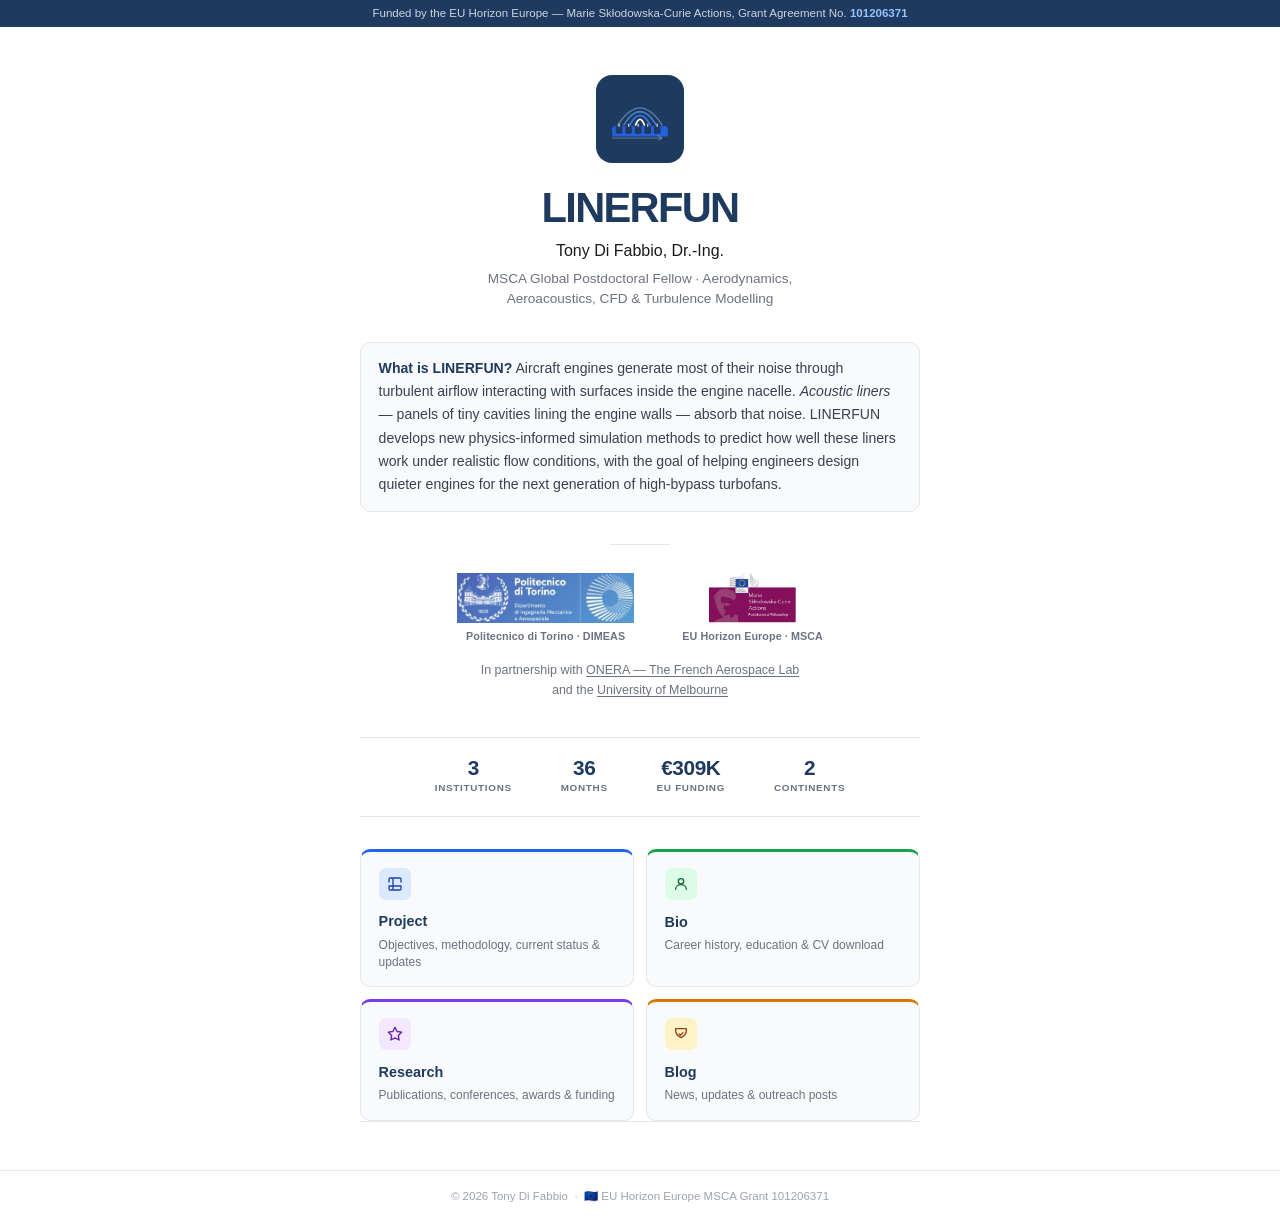
<file: index.html>
<!DOCTYPE html>
<html lang="en">
<head>
  <meta charset="UTF-8">
  <meta name="viewport" content="width=device-width, initial-scale=1.0">
  <title>Tony Di Fabbio — Aerodynamics, Aeroacoustics &amp; CFD | LINERFUN</title>
  <meta name="description" content="Official website of Tony Di Fabbio — researcher in aerodynamics, aeroacoustics and CFD. MSCA Global Fellow: physics-informed simulations for quieter aircraft engines.">
  <meta name="author" content="Tony Di Fabbio">
  <meta name="google-site-verification" content="fjoEurgonn4rE9cLOMyoF-sJzUPeH7hkSpP8_xO27NY">
  <meta name="theme-color" content="#1e3a5f">
  <link rel="canonical" href="https://difabbiot.github.io/">
  <link rel="icon" type="image/svg+xml" href="img/logo.svg">

  <!-- Open Graph / Twitter -->
  <meta property="og:type" content="website">
  <meta property="og:site_name" content="Tony Di Fabbio — LINERFUN">
  <meta property="og:title" content="Tony Di Fabbio — Aerodynamics, Aeroacoustics &amp; CFD | LINERFUN">
  <meta property="og:description" content="Researcher in aerodynamics, aeroacoustics and CFD. MSCA Global Fellow — physics-informed simulations for quieter aircraft engines.">
  <meta property="og:url" content="https://difabbiot.github.io/">
  <meta property="og:image" content="https://difabbiot.github.io/img/tony.jpg">
  <meta name="twitter:card" content="summary">
  <meta name="twitter:creator" content="@tdf_95">

  <!-- Structured data: who I am + this website -->
  <script type="application/ld+json">
  {
    "@context": "https://schema.org",
    "@graph": [
      {
        "@type": "Person",
        "@id": "https://difabbiot.github.io/#person",
        "name": "Tony Di Fabbio",
        "givenName": "Tony",
        "familyName": "Di Fabbio",
        "honorificSuffix": "Dr.-Ing.",
        "jobTitle": "Marie Skłodowska-Curie Global Postdoctoral Fellow",
        "description": "Aerospace engineer and researcher in aerodynamics, aeroacoustics, computational fluid dynamics and machine learning for turbulence modelling.",
        "url": "https://difabbiot.github.io/",
        "image": "https://difabbiot.github.io/img/tony.jpg",
        "email": "mailto:tony.difabbio@polito.it",
        "worksFor": {
          "@type": "CollegeOrUniversity",
          "name": "Politecnico di Torino",
          "url": "https://www.polito.it/"
        },
        "alumniOf": [
          { "@type": "CollegeOrUniversity", "name": "Universität der Bundeswehr München" },
          { "@type": "CollegeOrUniversity", "name": "Politecnico di Torino" }
        ],
        "knowsAbout": ["Aerodynamics", "Aeroacoustics", "Computational Fluid Dynamics", "Acoustic liners", "Turbulence modelling", "Machine learning", "Aerospace engineering"],
        "sameAs": [
          "https://orcid.org/0000-0002-7078-3739",
          "https://scholar.google.com/citations?user=FGbgU2UAAAAJ",
          "https://www.linkedin.com/in/tony-di-fabbio/",
          "https://www.researchgate.net/profile/Tony-Di-Fabbio-3",
          "https://www.polito.it/personale?p=tony.difabbio",
          "https://x.com/tdf_95",
          "https://www.youtube.com/@tonydifabbio2756"
        ]
      },
      {
        "@type": "WebSite",
        "@id": "https://difabbiot.github.io/#website",
        "url": "https://difabbiot.github.io/",
        "name": "Tony Di Fabbio — LINERFUN",
        "description": "Personal academic website of Tony Di Fabbio and dissemination hub of the LINERFUN MSCA project (Grant 101206371).",
        "publisher": { "@id": "https://difabbiot.github.io/#person" },
        "inLanguage": "en"
      }
    ]
  }
  </script>

  <link rel="stylesheet" href="css/style.css">
  <style>
    /* ── Landing-only overrides ── */
    .splash { max-width: 560px; }

    /* Project description box */
    .splash-desc {
      font-size: .88rem;
      color: #374151;
      line-height: 1.65;
      background: var(--bg-soft);
      border: 1px solid var(--border);
      border-radius: 10px;
      padding: .9rem 1.1rem;
      margin: 0 auto 2rem;
      text-align: left;
    }
    .splash-desc strong { color: var(--navy); }

    /* Institution logo strip (two logos only: DIMEAS + MSCA) */
    .inst-logos {
      display: flex;
      justify-content: center;
      align-items: center;
      flex-wrap: wrap;
      gap: 1.5rem 3rem;
      margin-bottom: 1.1rem;
    }
    .inst-logo-link {
      display: flex;
      flex-direction: column;
      align-items: center;
      gap: .45rem;
      text-decoration: none;
      transition: opacity .15s, transform .15s;
    }
    .inst-logo-link:hover { opacity: .8; transform: translateY(-2px); text-decoration: none; }
    .inst-logo-link img {
      height: 50px;
      width: auto;
      max-width: 180px;
      object-fit: contain;
    }
    .inst-logo-link span {
      font-size: .67rem;
      font-weight: 600;
      color: var(--muted);
      text-align: center;
      letter-spacing: .01em;
      line-height: 1.3;
    }
    /* Partner institutions named in text (no logo permission) */
    .inst-partners {
      font-size: .78rem;
      color: var(--muted);
      line-height: 1.6;
      margin-bottom: 2.25rem;
    }
    .inst-partners a {
      color: var(--muted);
      text-decoration: underline;
      text-underline-offset: 2px;
    }
    .inst-partners a:hover { color: var(--navy); }

    /* Divider */
    .splash-divider {
      border: none;
      border-top: 1px solid var(--border);
      margin: 1.75rem auto;
      width: 60px;
    }
  </style>
</head>
<body class="landing-body">

<a class="skip-link" href="#main">Skip to content</a>

<!-- EU Banner -->
<div class="eu-banner">
  Funded by the EU Horizon Europe — Marie Skłodowska-Curie Actions, Grant Agreement No. <a href="https://cordis.europa.eu/project/id/101206371/en" target="_blank" rel="noopener" title="LINERFUN project record on CORDIS"><strong>101206371</strong></a>
</div>

<!-- Centered splash -->
<main class="landing-main" id="main">
  <div class="splash">

    <!-- Logo + title -->
    <img src="img/logo.svg" alt="LINERFUN logo" class="splash-logo" width="88" height="88">
    <h1>LINERFUN</h1>
    <h2 class="splash-author">Tony Di Fabbio, Dr.-Ing.</h2>
    <p class="splash-tagline">MSCA Global Postdoctoral Fellow · Aerodynamics, Aeroacoustics, CFD &amp; Turbulence Modelling</p>

    <!-- One-paragraph project description -->
    <div class="splash-desc">
      <strong>What is LINERFUN?</strong> Aircraft engines generate most of their noise through turbulent airflow interacting with surfaces inside the engine nacelle. <em>Acoustic liners</em> — panels of tiny cavities lining the engine walls — absorb that noise. LINERFUN develops new physics-informed simulation methods to predict how well these liners work under realistic flow conditions, with the goal of helping engineers design quieter engines for the next generation of high-bypass turbofans.
    </div>

    <hr class="splash-divider">

    <!-- Host institution + funding logos — only MSCA and DIMEAS logos may be
         displayed; UoM and ONERA are named in text below (no logo permission) -->
    <div class="inst-logos">

      <a href="https://www.dimeas.polito.it/" target="_blank" rel="noopener" class="inst-logo-link" title="DIMEAS — Politecnico di Torino (Italy)">
        <img src="img/logoDIMEAS.jpg" alt="DIMEAS — Politecnico di Torino" loading="lazy">
        <span>Politecnico di Torino · DIMEAS</span>
      </a>

      <a href="https://marie-sklodowska-curie-actions.ec.europa.eu" target="_blank" rel="noopener" class="inst-logo-link" title="Marie Skłodowska-Curie Actions — EU Horizon Europe">
        <img src="img/logoMSCA.png" alt="Marie Skłodowska-Curie Actions — EU Horizon Europe" loading="lazy">
        <span>EU Horizon Europe · MSCA</span>
      </a>

    </div>

    <p class="inst-partners">
      In partnership with <a href="https://www.onera.fr/en" target="_blank" rel="noopener">ONERA — The French Aerospace Lab</a><br>
      and the <a href="https://energy.unimelb.edu.au/" target="_blank" rel="noopener">University of Melbourne</a>
    </p>

    <!-- Key stats strip -->
    <div class="splash-stats">
      <div class="splash-stat">
        <span class="splash-stat-num">3</span>
        <span class="splash-stat-label">Institutions</span>
      </div>
      <div class="splash-stat">
        <span class="splash-stat-num">36</span>
        <span class="splash-stat-label">Months</span>
      </div>
      <div class="splash-stat">
        <span class="splash-stat-num">€309K</span>
        <span class="splash-stat-label">EU Funding</span>
      </div>
      <div class="splash-stat">
        <span class="splash-stat-num">2</span>
        <span class="splash-stat-label">Continents</span>
      </div>
    </div>

    <!-- Navigation cards -->
    <nav class="nav-grid" aria-label="Site navigation">

      <a href="project.html" class="nav-card card-project">
        <div class="nav-card-icon icon-project">
          <svg viewBox="0 0 24 24" fill="none" stroke="#1e40af" stroke-width="2" stroke-linecap="round" stroke-linejoin="round">
            <path d="M9 3H5a2 2 0 0 0-2 2v4m6-6h10a2 2 0 0 1 2 2v4M9 3v18m0 0h10a2 2 0 0 0 2-2v-4M9 21H5a2 2 0 0 1-2-2v-4m0 0h18"/>
          </svg>
        </div>
        <div class="nav-card-title">Project</div>
        <div class="nav-card-desc">Objectives, methodology, current status &amp; updates</div>
      </a>

      <a href="about.html" class="nav-card card-bio">
        <div class="nav-card-icon icon-bio">
          <svg viewBox="0 0 24 24" fill="none" stroke="#166534" stroke-width="2" stroke-linecap="round" stroke-linejoin="round">
            <circle cx="12" cy="8" r="4"/><path d="M4 20c0-4 3.6-7 8-7s8 3 8 7"/>
          </svg>
        </div>
        <div class="nav-card-title">Bio</div>
        <div class="nav-card-desc">Career history, education &amp; CV download</div>
      </a>

      <a href="research.html" class="nav-card card-research">
        <div class="nav-card-icon icon-research">
          <svg viewBox="0 0 24 24" fill="none" stroke="#6b21a8" stroke-width="2" stroke-linecap="round" stroke-linejoin="round">
            <path d="M12 2l3.09 6.26L22 9.27l-5 4.87 1.18 6.88L12 17.77l-6.18 3.25L7 14.14 2 9.27l6.91-1.01z"/>
          </svg>
        </div>
        <div class="nav-card-title">Research</div>
        <div class="nav-card-desc">Publications, conferences, awards &amp; funding</div>
      </a>

      <a href="blog.html" class="nav-card card-blog">
        <div class="nav-card-icon icon-blog">
          <svg viewBox="0 0 24 24" fill="none" stroke="#92400e" stroke-width="2" stroke-linecap="round" stroke-linejoin="round">
            <path d="M4 4h16v2.5c0 5-3 9-8 11-5-2-8-6-8-11V4z"/><path d="M9 12l2 2 4-4"/>
          </svg>
        </div>
        <div class="nav-card-title">Blog</div>
        <div class="nav-card-desc">News, updates &amp; outreach posts</div>
      </a>

    </nav>
  </div>
</main>

<!-- Landing footer -->
<footer class="landing-footer">
  © <span id="footer-year"></span> Tony Di Fabbio &nbsp;·&nbsp; 🇪🇺 EU Horizon Europe MSCA Grant 101206371
</footer>

<script src="js/main.js"></script>
</body>
</html>
</file>
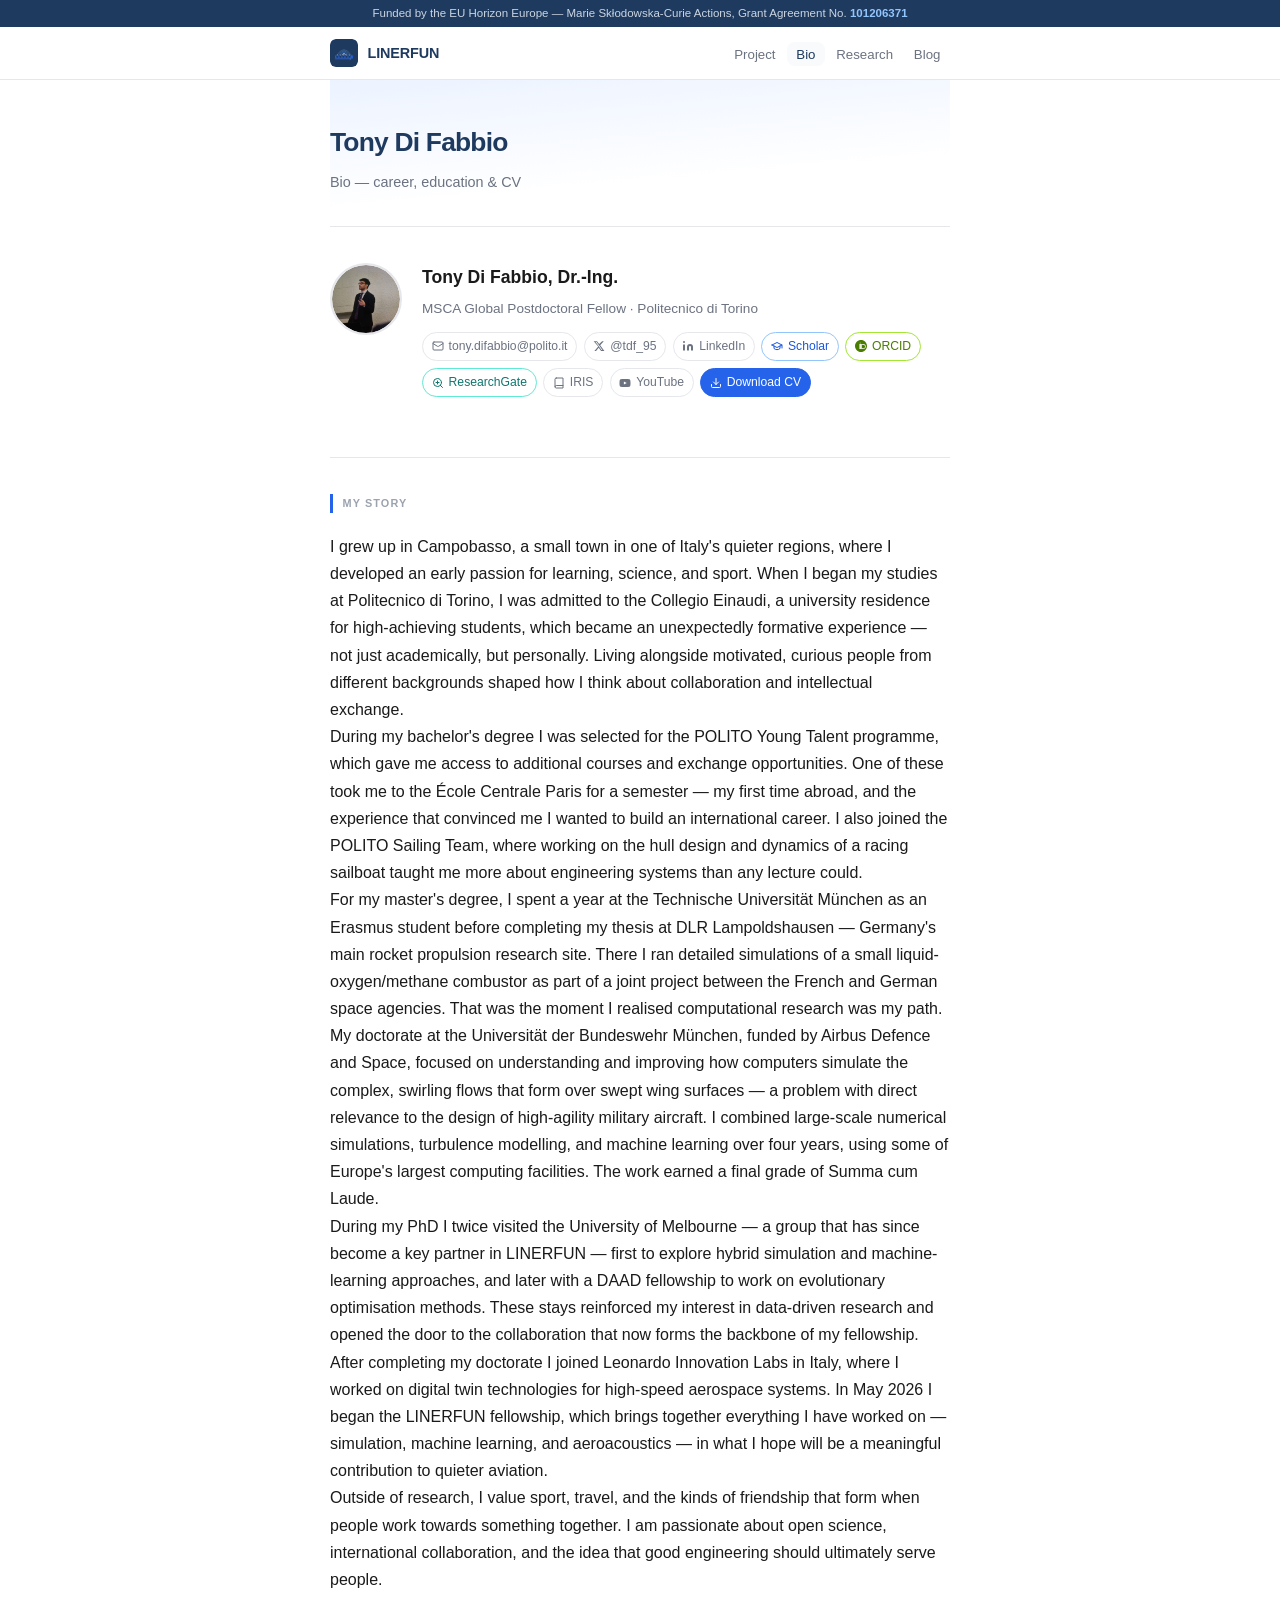
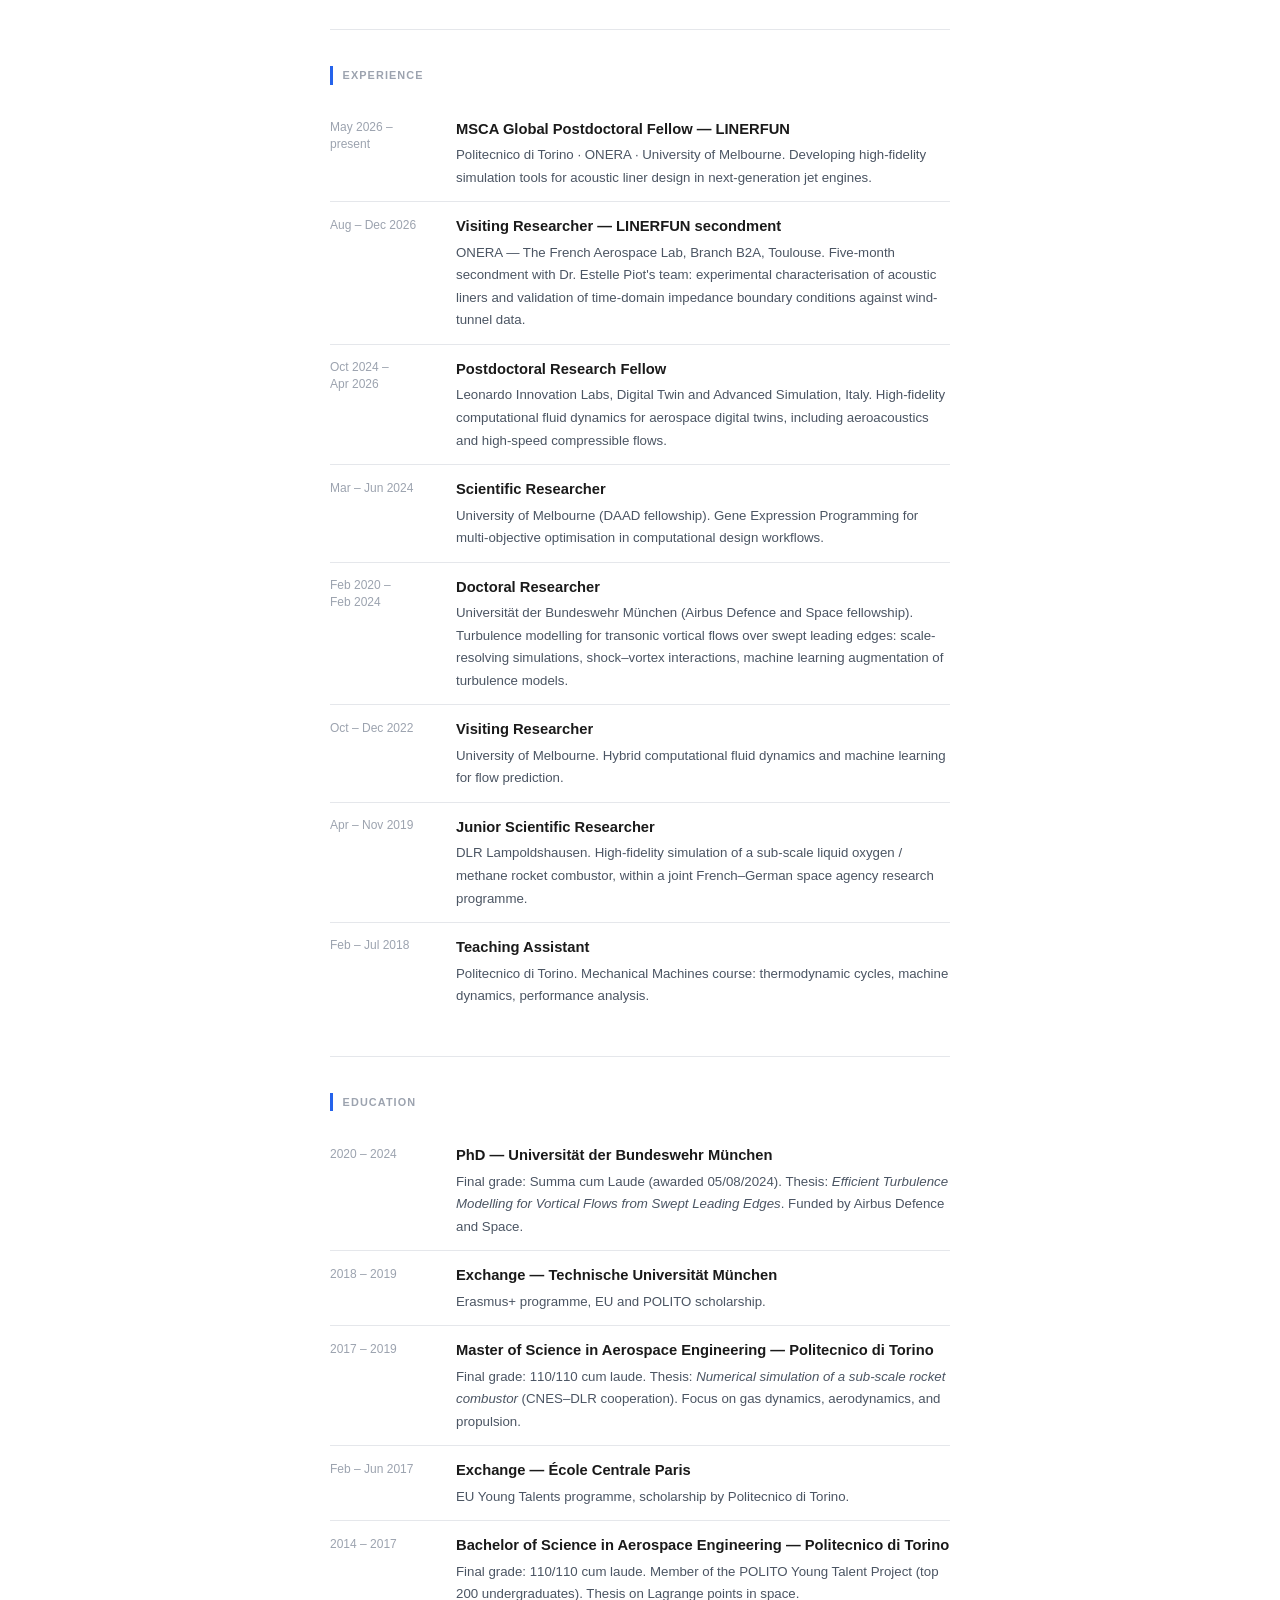
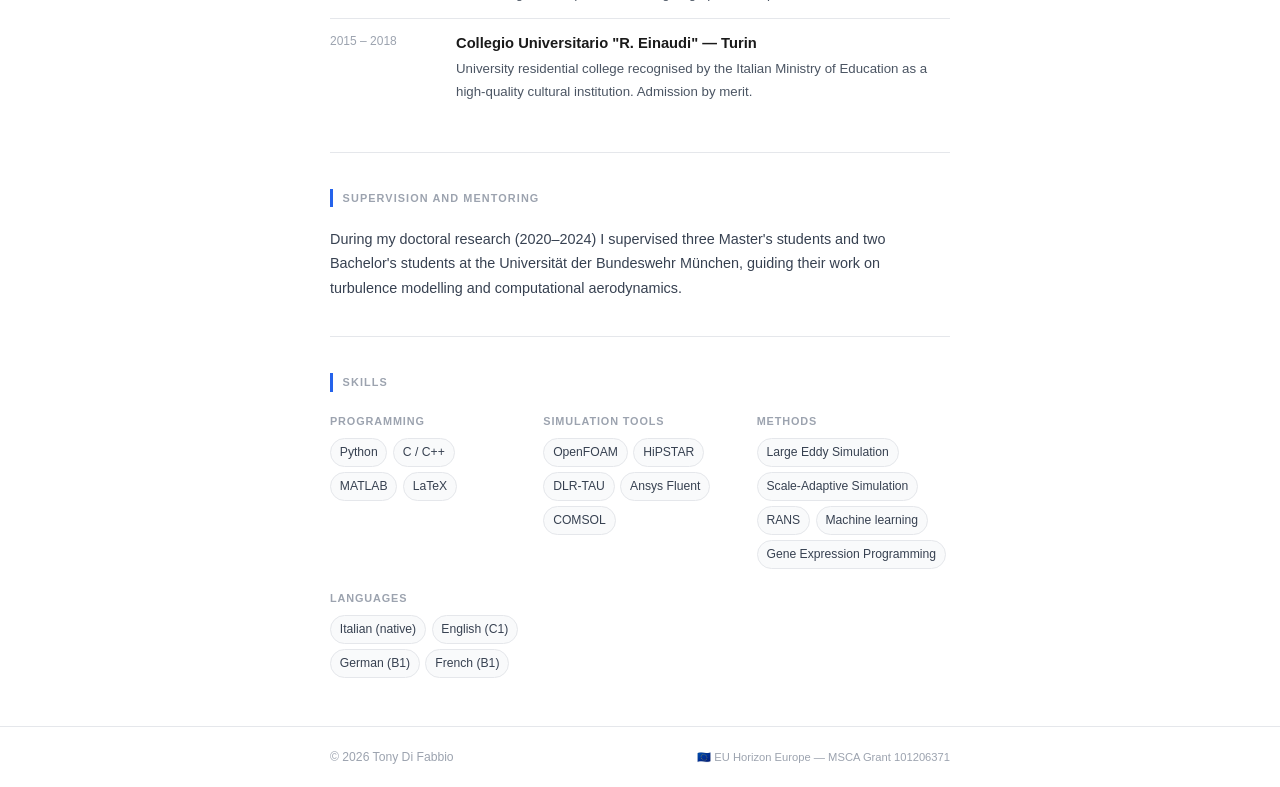
<file: about.html>
<!DOCTYPE html>
<html lang="en">
<head>
  <meta charset="UTF-8">
  <meta name="viewport" content="width=device-width, initial-scale=1.0">
  <title>Tony Di Fabbio — Bio, CV &amp; Career | MSCA Global Fellow</title>
  <meta name="description" content="Tony Di Fabbio, Dr.-Ing. — aerospace engineer and MSCA Global Fellow at Politecnico di Torino. Career, education, skills and CV: aerodynamics, aeroacoustics, CFD and machine learning.">
  <meta name="author" content="Tony Di Fabbio">
  <meta name="theme-color" content="#1e3a5f">
  <link rel="canonical" href="https://difabbiot.github.io/about.html">
  <link rel="icon" type="image/svg+xml" href="img/logo.svg">

  <!-- Open Graph / Twitter -->
  <meta property="og:type" content="profile">
  <meta property="og:site_name" content="Tony Di Fabbio — LINERFUN">
  <meta property="og:title" content="Tony Di Fabbio — Bio, CV &amp; Career">
  <meta property="og:description" content="Aerospace engineer and MSCA Global Fellow at Politecnico di Torino — aerodynamics, aeroacoustics, CFD and machine learning.">
  <meta property="og:url" content="https://difabbiot.github.io/about.html">
  <meta property="og:image" content="https://difabbiot.github.io/img/tony.jpg">
  <meta name="twitter:card" content="summary">
  <meta name="twitter:creator" content="@tdf_95">

  <!-- Structured data: profile page -->
  <script type="application/ld+json">
  {
    "@context": "https://schema.org",
    "@type": "ProfilePage",
    "@id": "https://difabbiot.github.io/about.html",
    "mainEntity": {
      "@type": "Person",
      "@id": "https://difabbiot.github.io/#person",
      "name": "Tony Di Fabbio",
      "givenName": "Tony",
      "familyName": "Di Fabbio",
      "honorificSuffix": "Dr.-Ing.",
      "jobTitle": "Marie Skłodowska-Curie Global Postdoctoral Fellow",
      "description": "Aerospace engineer and researcher in aerodynamics, aeroacoustics, computational fluid dynamics and machine learning for turbulence modelling.",
      "url": "https://difabbiot.github.io/",
      "image": "https://difabbiot.github.io/img/tony.jpg",
      "email": "mailto:tony.difabbio@polito.it",
      "worksFor": {
        "@type": "CollegeOrUniversity",
        "name": "Politecnico di Torino",
        "url": "https://www.polito.it/"
      },
      "alumniOf": [
        { "@type": "CollegeOrUniversity", "name": "Universität der Bundeswehr München" },
        { "@type": "CollegeOrUniversity", "name": "Politecnico di Torino" }
      ],
      "knowsAbout": ["Aerodynamics", "Aeroacoustics", "Computational Fluid Dynamics", "Acoustic liners", "Turbulence modelling", "Machine learning", "Aerospace engineering"],
      "sameAs": [
        "https://orcid.org/0000-0002-7078-3739",
        "https://scholar.google.com/citations?user=FGbgU2UAAAAJ",
        "https://www.linkedin.com/in/tony-di-fabbio/",
        "https://www.researchgate.net/profile/Tony-Di-Fabbio-3",
        "https://www.polito.it/personale?p=tony.difabbio",
        "https://x.com/tdf_95",
        "https://www.youtube.com/@tonydifabbio2756"
      ]
    }
  }
  </script>

  <link rel="stylesheet" href="css/style.css">
</head>
<body>

<a class="skip-link" href="#main">Skip to content</a>

<div class="eu-banner">
  Funded by the EU Horizon Europe — Marie Skłodowska-Curie Actions, Grant Agreement No. <a href="https://cordis.europa.eu/project/id/101206371/en" target="_blank" rel="noopener" title="LINERFUN project record on CORDIS"><strong>101206371</strong></a>
</div>

<nav>
  <div class="nav-inner">
    <a class="nav-logo" href="index.html">
      <img src="img/logo.svg" alt="LINERFUN">
      LINERFUN
    </a>
    <ul class="nav-links" id="nav-links">
      <li><a href="project.html">Project</a></li>
      <li><a href="about.html">Bio</a></li>
      <li><a href="research.html">Research</a></li>
      <li><a href="blog.html">Blog</a></li>
    </ul>
    <button class="nav-toggle" id="nav-toggle" aria-label="Toggle navigation menu" aria-expanded="false" aria-controls="nav-links">
      <svg viewBox="0 0 24 24" width="20" height="20" fill="none" stroke="currentColor" stroke-width="2" stroke-linecap="round"><line x1="4" y1="7" x2="20" y2="7"/><line x1="4" y1="12" x2="20" y2="12"/><line x1="4" y1="17" x2="20" y2="17"/></svg>
    </button>
  </div>
</nav>

<main class="col" id="main">

  <header class="page-hero">
    <h1>Tony Di Fabbio</h1>
    <p>Bio — career, education &amp; CV</p>
  </header>

  <!-- ── INTRO + PHOTO ── -->
  <div class="section">
    <div class="bio-hero">
      <div class="bio-photo">
        <img src="img/tony.jpg" alt="Tony Di Fabbio" style="width:100%;height:100%;object-fit:cover;border-radius:50%;" onerror="this.parentElement.innerHTML='👤'">
      </div>
      <div>
        <h2 style="font-size:1.1rem;font-weight:700;margin-bottom:.2rem;">Tony Di Fabbio, Dr.-Ing.</h2>
        <p style="font-size:.85rem;color:var(--muted);margin-bottom:.75rem;">MSCA Global Postdoctoral Fellow · Politecnico di Torino</p>
        <div class="bio-hero-links">
          <a href="mailto:tony.difabbio@polito.it" class="hero-link">
            <svg viewBox="0 0 24 24" fill="none" stroke="currentColor" stroke-width="2" stroke-linecap="round" stroke-linejoin="round"><rect x="2" y="4" width="20" height="16" rx="2"/><path d="m22 7-8.97 5.7a1.94 1.94 0 0 1-2.06 0L2 7"/></svg>
            tony.difabbio@polito.it
          </a>
          <a href="https://x.com/tdf_95" target="_blank" rel="me noopener" class="hero-link">
            <svg viewBox="0 0 24 24" fill="currentColor"><path d="M18.244 2.25h3.308l-7.227 8.26 8.502 11.24H16.17l-4.714-6.231-5.401 6.231H2.744l7.737-8.835L1.254 2.25H8.08l4.253 5.622 5.911-5.622zm-1.161 17.52h1.833L7.084 4.126H5.117z"/></svg>
            @tdf_95
          </a>
          <a href="https://www.linkedin.com/in/tony-di-fabbio/" target="_blank" rel="me noopener" class="hero-link">
            <svg viewBox="0 0 24 24" fill="currentColor"><path d="M16 8a6 6 0 0 1 6 6v7h-4v-7a2 2 0 0 0-2-2 2 2 0 0 0-2 2v7h-4v-7a6 6 0 0 1 6-6z"/><rect x="2" y="9" width="4" height="12"/><circle cx="4" cy="4" r="2"/></svg>
            LinkedIn
          </a>
          <a href="https://scholar.google.com/citations?user=FGbgU2UAAAAJ" target="_blank" rel="me noopener" class="hero-link scholar">
            <svg viewBox="0 0 24 24" fill="none" stroke="currentColor" stroke-width="2" stroke-linecap="round" stroke-linejoin="round"><path d="M22 10v6M2 10l10-5 10 5-10 5-10-5z"/><path d="M6 12v5c3 3 9 3 12 0v-5"/></svg>
            Scholar
          </a>
          <a href="https://orcid.org/0000-0002-7078-3739" target="_blank" rel="me noopener" class="hero-link orcid">
            <svg viewBox="0 0 24 24" fill="currentColor"><path d="M12 0C5.37 0 0 5.37 0 12s5.37 12 12 12 12-5.37 12-12S18.63 0 12 0zm-1.68 4.9a.94.94 0 1 1 0 1.88.94.94 0 0 1 0-1.88zm-1.44 3.1h2.88V18H8.88V8zm3.5 0h3.8c3.7 0 5.34 2.65 5.34 5.02 0 2.58-2.02 5.02-5.32 5.02h-3.8V8zm1.45 1.3v7.44h2.3c3.27 0 4.01-2.5 4.01-3.72 0-2.02-1.28-3.72-4.1-3.72h-2.21z"/></svg>
            ORCID
          </a>
          <a href="https://www.researchgate.net/profile/Tony-Di-Fabbio-3" target="_blank" rel="me noopener" class="hero-link rg">
            <svg viewBox="0 0 24 24" fill="none" stroke="currentColor" stroke-width="2" stroke-linecap="round" stroke-linejoin="round"><circle cx="11" cy="11" r="8"/><path d="m21 21-4.35-4.35"/><path d="M11 8v6M8 11h6"/></svg>
            ResearchGate
          </a>
          <a href="https://www.polito.it/personale?p=tony.difabbio" target="_blank" rel="me noopener" class="hero-link" title="Profile &amp; publications on Porto@Iris — Politecnico di Torino">
            <svg viewBox="0 0 24 24" fill="none" stroke="currentColor" stroke-width="2" stroke-linecap="round" stroke-linejoin="round"><path d="M4 19.5A2.5 2.5 0 0 1 6.5 17H20"/><path d="M6.5 2H20v20H6.5A2.5 2.5 0 0 1 4 19.5v-15A2.5 2.5 0 0 1 6.5 2z"/></svg>
            IRIS
          </a>
          <a href="https://www.youtube.com/@tonydifabbio2756" target="_blank" rel="me noopener" class="hero-link">
            <svg viewBox="0 0 24 24" fill="currentColor"><path d="M22.54 6.42a2.78 2.78 0 0 0-1.95-1.96C18.88 4 12 4 12 4s-6.88 0-8.59.46a2.78 2.78 0 0 0-1.95 1.96A29 29 0 0 0 1 12a29 29 0 0 0 .46 5.58A2.78 2.78 0 0 0 3.41 19.6C5.12 20.06 12 20.06 12 20.06s6.88 0 8.59-.46a2.78 2.78 0 0 0 1.95-1.95A29 29 0 0 0 23 12a29 29 0 0 0-.46-5.58z"/><polygon fill="white" points="9.75 15.02 15.5 12 9.75 8.98 9.75 15.02"/></svg>
            YouTube
          </a>
          <a href="cv_tony_difabbio.pdf" download class="hero-link cv">
            <svg viewBox="0 0 24 24" fill="none" stroke="currentColor" stroke-width="2" stroke-linecap="round" stroke-linejoin="round"><path d="M21 15v4a2 2 0 0 1-2 2H5a2 2 0 0 1-2-2v-4"/><polyline points="7 10 12 15 17 10"/><line x1="12" y1="15" x2="12" y2="3"/></svg>
            Download CV
          </a>
        </div>
      </div>
    </div>
  </div>

  <!-- ── MY STORY ── -->
  <div class="section">
    <div class="section-title">My story</div>

    <p>I grew up in Campobasso, a small town in one of Italy's quieter regions, where I developed an early passion for learning, science, and sport. When I began my studies at Politecnico di Torino, I was admitted to the Collegio Einaudi, a university residence for high-achieving students, which became an unexpectedly formative experience — not just academically, but personally. Living alongside motivated, curious people from different backgrounds shaped how I think about collaboration and intellectual exchange.</p>

    <p>During my bachelor's degree I was selected for the POLITO Young Talent programme, which gave me access to additional courses and exchange opportunities. One of these took me to the École Centrale Paris for a semester — my first time abroad, and the experience that convinced me I wanted to build an international career. I also joined the POLITO Sailing Team, where working on the hull design and dynamics of a racing sailboat taught me more about engineering systems than any lecture could.</p>

    <p>For my master's degree, I spent a year at the Technische Universität München as an Erasmus student before completing my thesis at DLR Lampoldshausen — Germany's main rocket propulsion research site. There I ran detailed simulations of a small liquid-oxygen/methane combustor as part of a joint project between the French and German space agencies. That was the moment I realised computational research was my path.</p>

    <p>My doctorate at the Universität der Bundeswehr München, funded by Airbus Defence and Space, focused on understanding and improving how computers simulate the complex, swirling flows that form over swept wing surfaces — a problem with direct relevance to the design of high-agility military aircraft. I combined large-scale numerical simulations, turbulence modelling, and machine learning over four years, using some of Europe's largest computing facilities. The work earned a final grade of Summa cum Laude.</p>

    <p>During my PhD I twice visited the University of Melbourne — a group that has since become a key partner in LINERFUN — first to explore hybrid simulation and machine-learning approaches, and later with a DAAD fellowship to work on evolutionary optimisation methods. These stays reinforced my interest in data-driven research and opened the door to the collaboration that now forms the backbone of my fellowship.</p>

    <p>After completing my doctorate I joined Leonardo Innovation Labs in Italy, where I worked on digital twin technologies for high-speed aerospace systems. In May 2026 I began the LINERFUN fellowship, which brings together everything I have worked on — simulation, machine learning, and aeroacoustics — in what I hope will be a meaningful contribution to quieter aviation.</p>

    <p>Outside of research, I value sport, travel, and the kinds of friendship that form when people work towards something together. I am passionate about open science, international collaboration, and the idea that good engineering should ultimately serve people.</p>
  </div>

  <!-- ── EXPERIENCE ── -->
  <div class="section">
    <div class="section-title">Experience</div>
    <ul class="tl">
      <li class="tl-item">
        <div class="tl-date">May 2026 –<br>present</div>
        <div class="tl-body">
          <h3>MSCA Global Postdoctoral Fellow — LINERFUN</h3>
          <p>Politecnico di Torino · ONERA · University of Melbourne. Developing high-fidelity simulation tools for acoustic liner design in next-generation jet engines.</p>
        </div>
      </li>
      <li class="tl-item">
        <div class="tl-date">Aug – Dec 2026</div>
        <div class="tl-body">
          <h3>Visiting Researcher — LINERFUN secondment</h3>
          <p>ONERA — The French Aerospace Lab, Branch B2A, Toulouse. Five-month secondment with Dr. Estelle Piot's team: experimental characterisation of acoustic liners and validation of time-domain impedance boundary conditions against wind-tunnel data.</p>
        </div>
      </li>
      <li class="tl-item">
        <div class="tl-date">Oct 2024 –<br>Apr 2026</div>
        <div class="tl-body">
          <h3>Postdoctoral Research Fellow</h3>
          <p>Leonardo Innovation Labs, Digital Twin and Advanced Simulation, Italy. High-fidelity computational fluid dynamics for aerospace digital twins, including aeroacoustics and high-speed compressible flows.</p>
        </div>
      </li>
      <li class="tl-item">
        <div class="tl-date">Mar – Jun 2024</div>
        <div class="tl-body">
          <h3>Scientific Researcher</h3>
          <p>University of Melbourne (DAAD fellowship). Gene Expression Programming for multi-objective optimisation in computational design workflows.</p>
        </div>
      </li>
      <li class="tl-item">
        <div class="tl-date">Feb 2020 –<br>Feb 2024</div>
        <div class="tl-body">
          <h3>Doctoral Researcher</h3>
          <p>Universität der Bundeswehr München (Airbus Defence and Space fellowship). Turbulence modelling for transonic vortical flows over swept leading edges: scale-resolving simulations, shock–vortex interactions, machine learning augmentation of turbulence models.</p>
        </div>
      </li>
      <li class="tl-item">
        <div class="tl-date">Oct – Dec 2022</div>
        <div class="tl-body">
          <h3>Visiting Researcher</h3>
          <p>University of Melbourne. Hybrid computational fluid dynamics and machine learning for flow prediction.</p>
        </div>
      </li>
      <li class="tl-item">
        <div class="tl-date">Apr – Nov 2019</div>
        <div class="tl-body">
          <h3>Junior Scientific Researcher</h3>
          <p>DLR Lampoldshausen. High-fidelity simulation of a sub-scale liquid oxygen / methane rocket combustor, within a joint French–German space agency research programme.</p>
        </div>
      </li>
      <li class="tl-item">
        <div class="tl-date">Feb – Jul 2018</div>
        <div class="tl-body">
          <h3>Teaching Assistant</h3>
          <p>Politecnico di Torino. Mechanical Machines course: thermodynamic cycles, machine dynamics, performance analysis.</p>
        </div>
      </li>
    </ul>
  </div>

  <!-- ── EDUCATION ── -->
  <div class="section">
    <div class="section-title">Education</div>
    <ul class="tl">
      <li class="tl-item">
        <div class="tl-date">2020 – 2024</div>
        <div class="tl-body">
          <h3>PhD — Universität der Bundeswehr München</h3>
          <p>Final grade: Summa cum Laude (awarded 05/08/2024). Thesis: <em>Efficient Turbulence Modelling for Vortical Flows from Swept Leading Edges</em>. Funded by Airbus Defence and Space.</p>
        </div>
      </li>
      <li class="tl-item">
        <div class="tl-date">2018 – 2019</div>
        <div class="tl-body">
          <h3>Exchange — Technische Universität München</h3>
          <p>Erasmus+ programme, EU and POLITO scholarship.</p>
        </div>
      </li>
      <li class="tl-item">
        <div class="tl-date">2017 – 2019</div>
        <div class="tl-body">
          <h3>Master of Science in Aerospace Engineering — Politecnico di Torino</h3>
          <p>Final grade: 110/110 cum laude. Thesis: <em>Numerical simulation of a sub-scale rocket combustor</em> (CNES–DLR cooperation). Focus on gas dynamics, aerodynamics, and propulsion.</p>
        </div>
      </li>
      <li class="tl-item">
        <div class="tl-date">Feb – Jun 2017</div>
        <div class="tl-body">
          <h3>Exchange — École Centrale Paris</h3>
          <p>EU Young Talents programme, scholarship by Politecnico di Torino.</p>
        </div>
      </li>
      <li class="tl-item">
        <div class="tl-date">2014 – 2017</div>
        <div class="tl-body">
          <h3>Bachelor of Science in Aerospace Engineering — Politecnico di Torino</h3>
          <p>Final grade: 110/110 cum laude. Member of the POLITO Young Talent Project (top 200 undergraduates). Thesis on Lagrange points in space.</p>
        </div>
      </li>
      <li class="tl-item">
        <div class="tl-date">2015 – 2018</div>
        <div class="tl-body">
          <h3>Collegio Universitario "R. Einaudi" — Turin</h3>
          <p>University residential college recognised by the Italian Ministry of Education as a high-quality cultural institution. Admission by merit.</p>
        </div>
      </li>
    </ul>
  </div>

  <!-- ── SUPERVISION ── -->
  <div class="section">
    <div class="section-title">Supervision and mentoring</div>
    <p style="font-size:.9rem;color:#374151;">During my doctoral research (2020–2024) I supervised three Master's students and two Bachelor's students at the Universität der Bundeswehr München, guiding their work on turbulence modelling and computational aerodynamics.</p>
  </div>

  <!-- ── SKILLS ── -->
  <div class="section">
    <div class="section-title">Skills</div>
    <div style="display:grid;grid-template-columns:repeat(auto-fit,minmax(150px,1fr));gap:1.25rem;">
      <div>
        <p style="font-size:.68rem;font-weight:700;letter-spacing:.08em;text-transform:uppercase;color:var(--subtle);margin-bottom:.5rem;">Programming</p>
        <div class="chips">
          <span class="chip">Python</span><span class="chip">C / C++</span><span class="chip">MATLAB</span><span class="chip">LaTeX</span>
        </div>
      </div>
      <div>
        <p style="font-size:.68rem;font-weight:700;letter-spacing:.08em;text-transform:uppercase;color:var(--subtle);margin-bottom:.5rem;">Simulation tools</p>
        <div class="chips">
          <span class="chip">OpenFOAM</span><span class="chip">HiPSTAR</span><span class="chip">DLR-TAU</span><span class="chip">Ansys Fluent</span><span class="chip">COMSOL</span>
        </div>
      </div>
      <div>
        <p style="font-size:.68rem;font-weight:700;letter-spacing:.08em;text-transform:uppercase;color:var(--subtle);margin-bottom:.5rem;">Methods</p>
        <div class="chips">
          <span class="chip">Large Eddy Simulation</span><span class="chip">Scale-Adaptive Simulation</span><span class="chip">RANS</span><span class="chip">Machine learning</span><span class="chip">Gene Expression Programming</span>
        </div>
      </div>
      <div>
        <p style="font-size:.68rem;font-weight:700;letter-spacing:.08em;text-transform:uppercase;color:var(--subtle);margin-bottom:.5rem;">Languages</p>
        <div class="chips">
          <span class="chip">Italian (native)</span><span class="chip">English (C1)</span><span class="chip">German (B1)</span><span class="chip">French (B1)</span>
        </div>
      </div>
    </div>
  </div>

</main><!-- /col -->

<footer>
  <div class="footer-inner">
    <span class="footer-copy">© <span id="footer-year"></span> Tony Di Fabbio</span>
    <span class="footer-eu">🇪🇺 EU Horizon Europe — MSCA Grant 101206371</span>
  </div>
</footer>

<script src="js/main.js"></script>
</body>
</html>
</file>
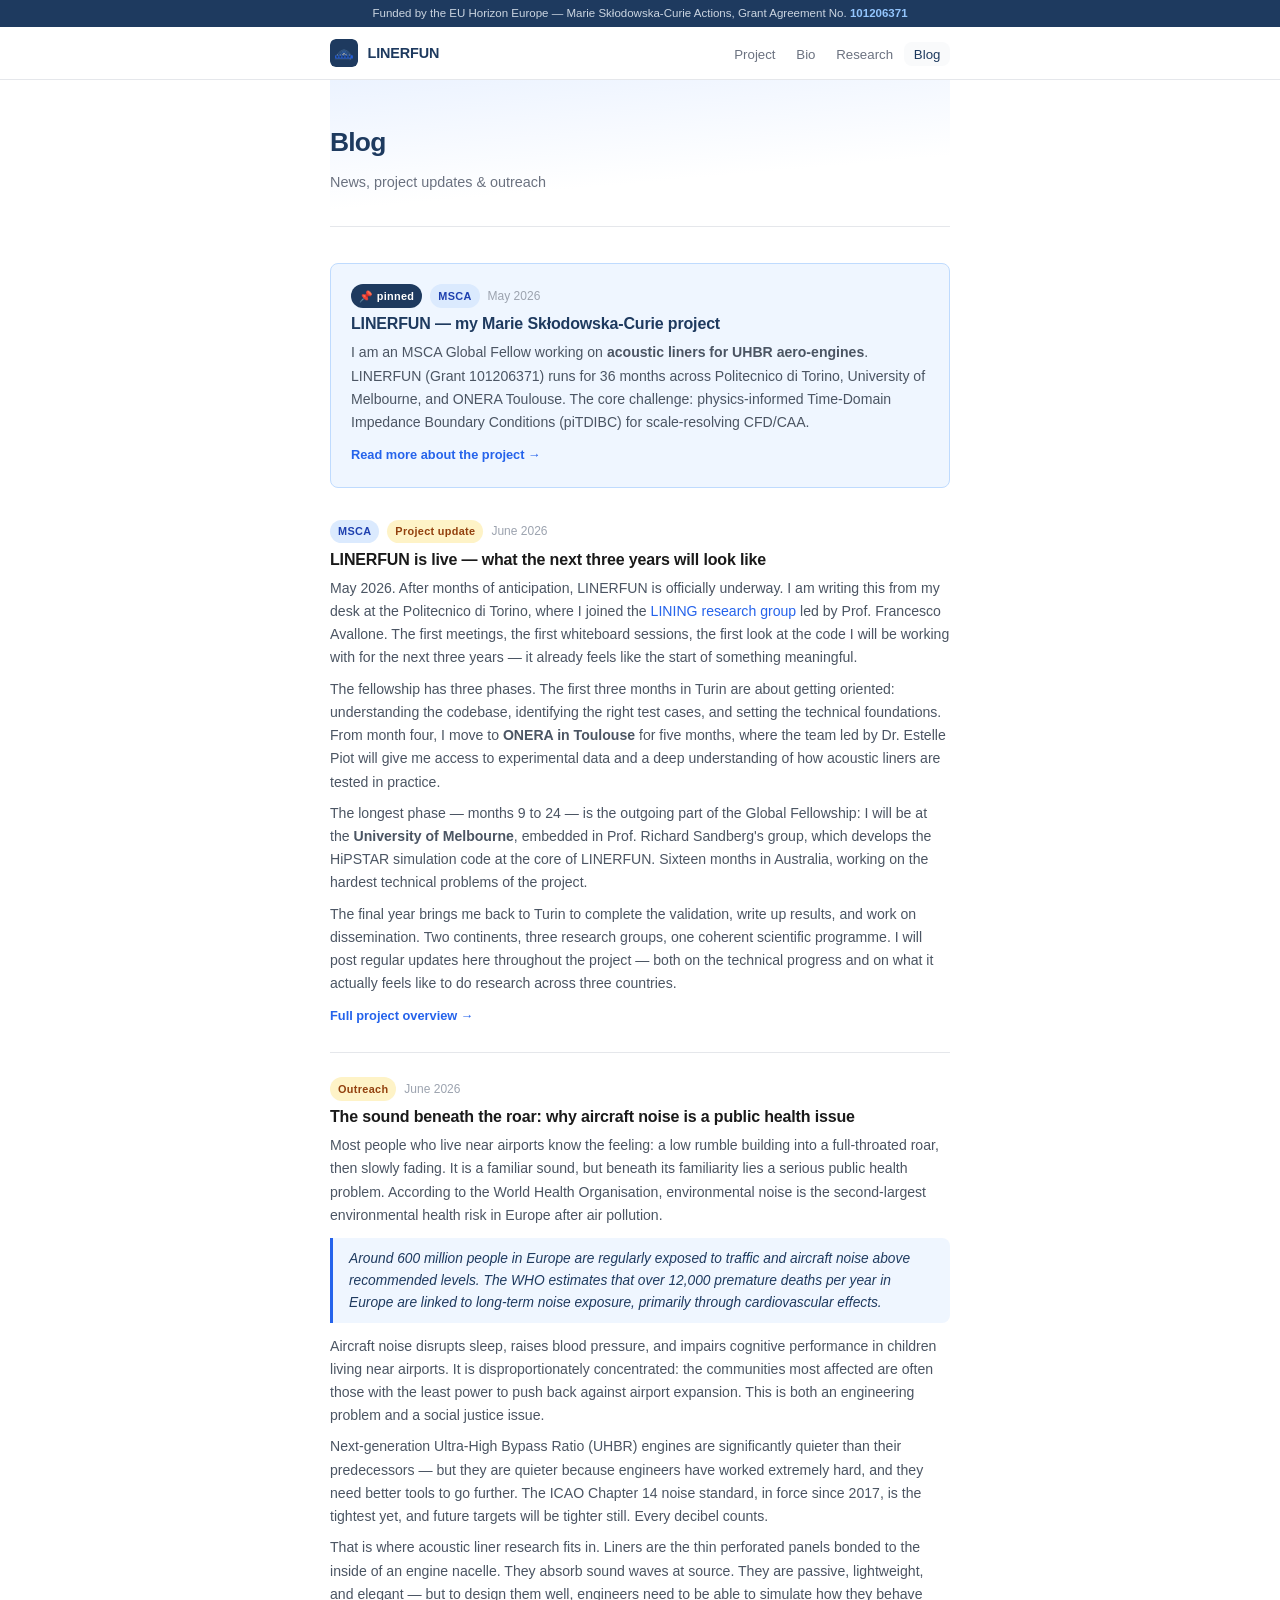
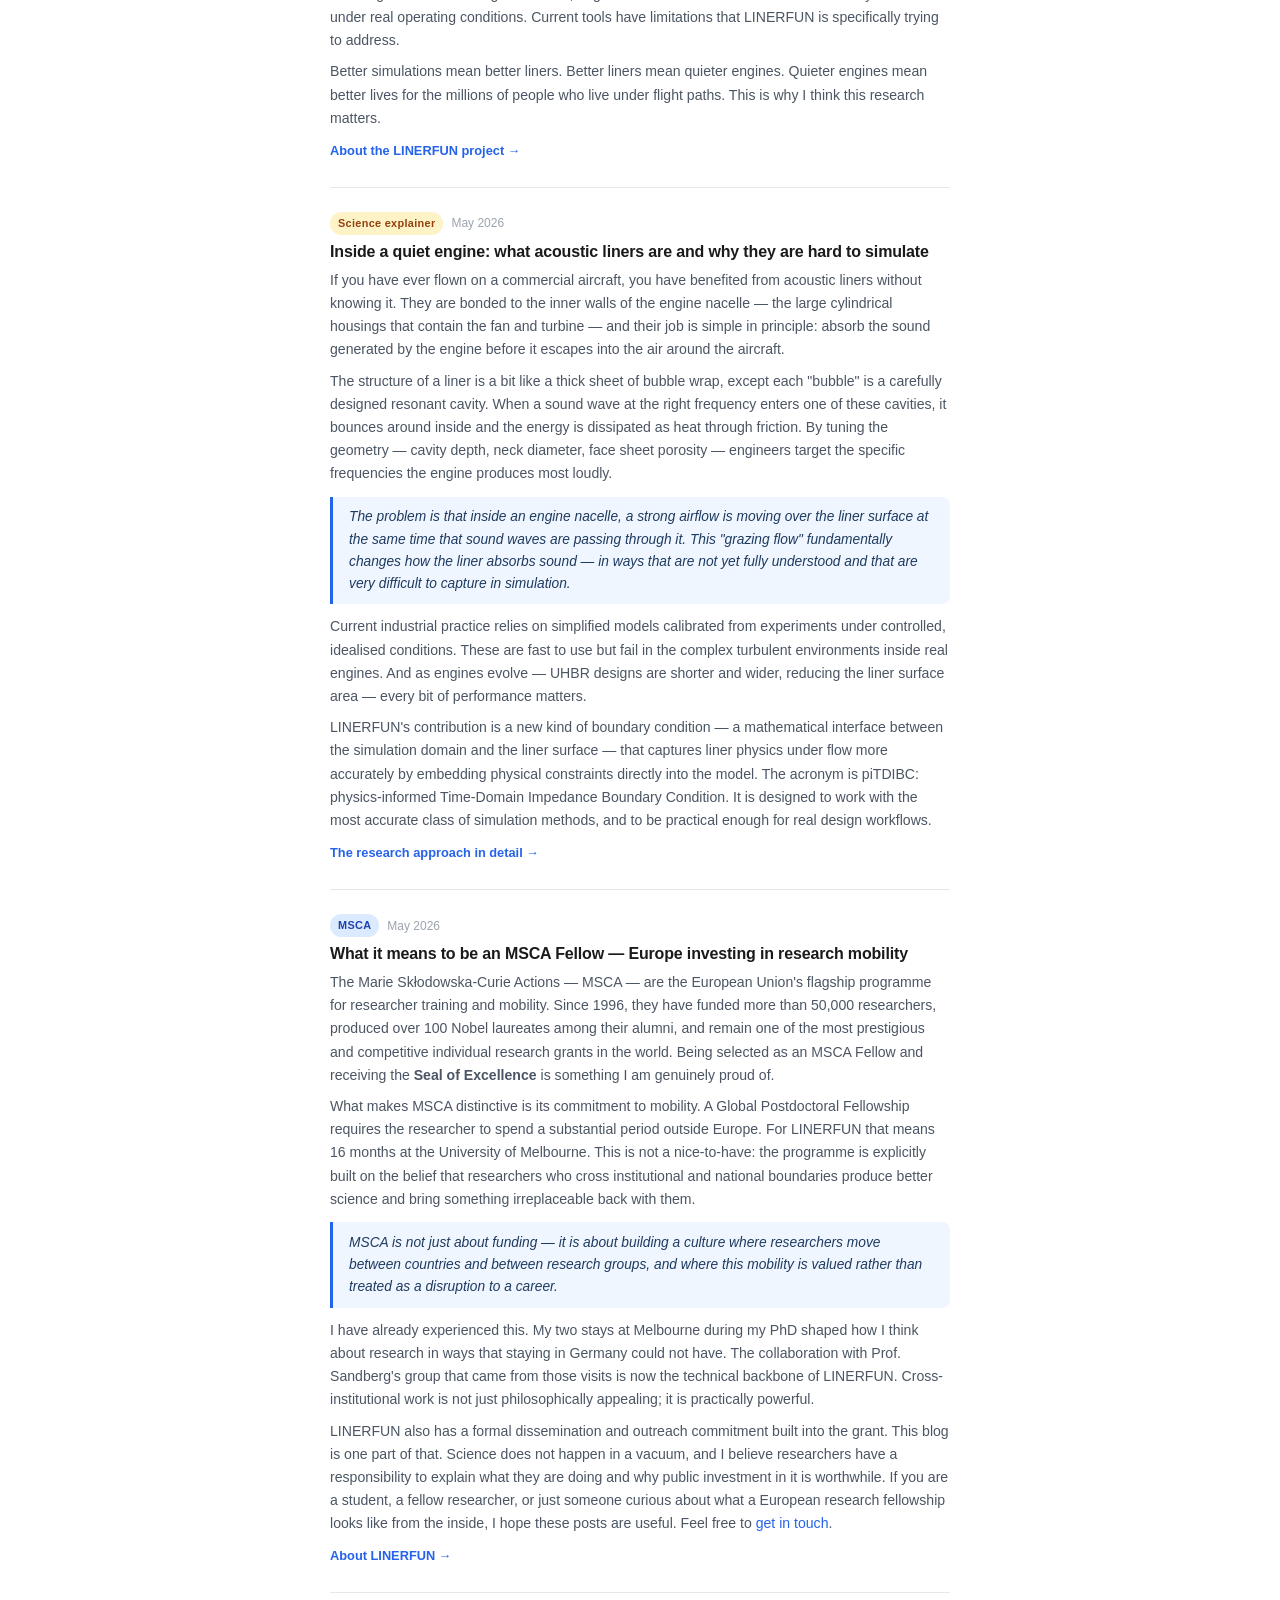
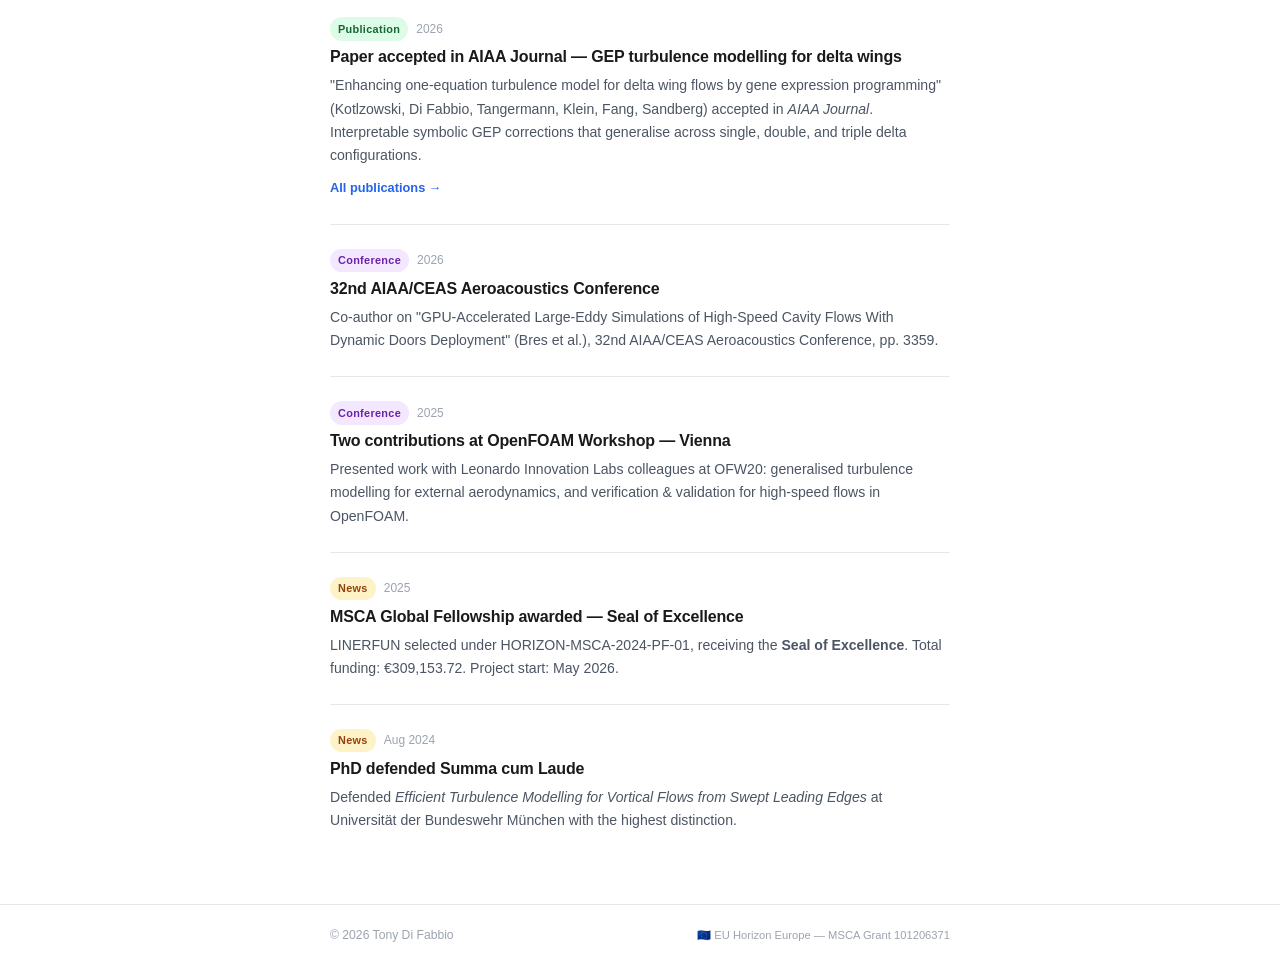
<file: blog.html>
<!DOCTYPE html>
<html lang="en">
<head>
  <meta charset="UTF-8">
  <meta name="viewport" content="width=device-width, initial-scale=1.0">
  <title>Blog &amp; News — Tony Di Fabbio | LINERFUN</title>
  <meta name="description" content="News, project updates and science outreach from Tony Di Fabbio and the LINERFUN MSCA project — quieter aircraft engines, fellowship life, publications.">
  <meta name="author" content="Tony Di Fabbio">
  <meta name="theme-color" content="#1e3a5f">
  <link rel="canonical" href="https://difabbiot.github.io/blog.html">
  <link rel="icon" type="image/svg+xml" href="img/logo.svg">

  <!-- Open Graph / Twitter -->
  <meta property="og:type" content="website">
  <meta property="og:site_name" content="Tony Di Fabbio — LINERFUN">
  <meta property="og:title" content="Blog &amp; News — Tony Di Fabbio | LINERFUN">
  <meta property="og:description" content="News, project updates and science outreach from the LINERFUN MSCA project.">
  <meta property="og:url" content="https://difabbiot.github.io/blog.html">
  <meta property="og:image" content="https://difabbiot.github.io/img/tony.jpg">
  <meta name="twitter:card" content="summary">
  <meta name="twitter:creator" content="@tdf_95">

  <link rel="stylesheet" href="css/style.css">
</head>
<body>

<a class="skip-link" href="#main">Skip to content</a>

<div class="eu-banner">
  Funded by the EU Horizon Europe — Marie Skłodowska-Curie Actions, Grant Agreement No. <a href="https://cordis.europa.eu/project/id/101206371/en" target="_blank" rel="noopener" title="LINERFUN project record on CORDIS"><strong>101206371</strong></a>
</div>

<nav>
  <div class="nav-inner">
    <a class="nav-logo" href="index.html">
      <img src="img/logo.svg" alt="LINERFUN">
      LINERFUN
    </a>
    <ul class="nav-links" id="nav-links">
      <li><a href="project.html">Project</a></li>
      <li><a href="about.html">Bio</a></li>
      <li><a href="research.html">Research</a></li>
      <li><a href="blog.html">Blog</a></li>
    </ul>
    <button class="nav-toggle" id="nav-toggle" aria-label="Toggle navigation menu" aria-expanded="false" aria-controls="nav-links">
      <svg viewBox="0 0 24 24" width="20" height="20" fill="none" stroke="currentColor" stroke-width="2" stroke-linecap="round"><line x1="4" y1="7" x2="20" y2="7"/><line x1="4" y1="12" x2="20" y2="12"/><line x1="4" y1="17" x2="20" y2="17"/></svg>
    </button>
  </div>
</nav>

<main class="col" id="main">

  <header class="page-hero">
    <h1>Blog</h1>
    <p>News, project updates &amp; outreach</p>
  </header>

  <div class="section" style="border-bottom:none; padding-bottom:3rem;">

    <!-- PINNED -->
    <article class="post pinned">
      <div class="post-meta">
        <span class="post-tag tag-pinned">📌 pinned</span>
        <span class="post-tag tag-msca">MSCA</span>
        <span class="post-date">May 2026</span>
      </div>
      <h2><a href="project.html">LINERFUN — my Marie Skłodowska-Curie project</a></h2>
      <div class="post-body">
        <p>I am an MSCA Global Fellow working on <strong>acoustic liners for UHBR aero-engines</strong>.
        LINERFUN (Grant 101206371) runs for 36 months across Politecnico di Torino,
        University of Melbourne, and ONERA Toulouse. The core challenge: physics-informed
        Time-Domain Impedance Boundary Conditions (piTDIBC) for scale-resolving CFD/CAA.</p>
      </div>
      <a href="project.html" class="post-read-more">Read more about the project →</a>
    </article>

    <!-- ── NEW POSTS ── -->

    <article class="post">
      <div class="post-meta">
        <span class="post-tag tag-msca">MSCA</span>
        <span class="post-tag tag-news">Project update</span>
        <span class="post-date">June 2026</span>
      </div>
      <h2>LINERFUN is live — what the next three years will look like</h2>
      <div class="post-body">
        <p>May 2026. After months of anticipation, LINERFUN is officially underway. I am writing this from my desk at the Politecnico di Torino, where I joined the <a href="https://lining.polito.it" target="_blank" rel="noopener">LINING research group</a> led by Prof. Francesco Avallone. The first meetings, the first whiteboard sessions, the first look at the code I will be working with for the next three years — it already feels like the start of something meaningful.</p>
        <p>The fellowship has three phases. The first three months in Turin are about getting oriented: understanding the codebase, identifying the right test cases, and setting the technical foundations. From month four, I move to <strong>ONERA in Toulouse</strong> for five months, where the team led by Dr. Estelle Piot will give me access to experimental data and a deep understanding of how acoustic liners are tested in practice.</p>
        <p>The longest phase — months 9 to 24 — is the outgoing part of the Global Fellowship: I will be at the <strong>University of Melbourne</strong>, embedded in Prof. Richard Sandberg's group, which develops the HiPSTAR simulation code at the core of LINERFUN. Sixteen months in Australia, working on the hardest technical problems of the project.</p>
        <p>The final year brings me back to Turin to complete the validation, write up results, and work on dissemination. Two continents, three research groups, one coherent scientific programme. I will post regular updates here throughout the project — both on the technical progress and on what it actually feels like to do research across three countries.</p>
      </div>
      <a href="project.html" class="post-read-more">Full project overview →</a>
    </article>

    <article class="post">
      <div class="post-meta">
        <span class="post-tag tag-news">Outreach</span>
        <span class="post-date">June 2026</span>
      </div>
      <h2>The sound beneath the roar: why aircraft noise is a public health issue</h2>
      <div class="post-body">
        <p>Most people who live near airports know the feeling: a low rumble building into a full-throated roar, then slowly fading. It is a familiar sound, but beneath its familiarity lies a serious public health problem. According to the World Health Organisation, environmental noise is the second-largest environmental health risk in Europe after air pollution.</p>
        <div class="post-highlight">Around 600 million people in Europe are regularly exposed to traffic and aircraft noise above recommended levels. The WHO estimates that over 12,000 premature deaths per year in Europe are linked to long-term noise exposure, primarily through cardiovascular effects.</div>
        <p>Aircraft noise disrupts sleep, raises blood pressure, and impairs cognitive performance in children living near airports. It is disproportionately concentrated: the communities most affected are often those with the least power to push back against airport expansion. This is both an engineering problem and a social justice issue.</p>
        <p>Next-generation Ultra-High Bypass Ratio (UHBR) engines are significantly quieter than their predecessors — but they are quieter because engineers have worked extremely hard, and they need better tools to go further. The ICAO Chapter 14 noise standard, in force since 2017, is the tightest yet, and future targets will be tighter still. Every decibel counts.</p>
        <p>That is where acoustic liner research fits in. Liners are the thin perforated panels bonded to the inside of an engine nacelle. They absorb sound waves at source. They are passive, lightweight, and elegant — but to design them well, engineers need to be able to simulate how they behave under real operating conditions. Current tools have limitations that LINERFUN is specifically trying to address.</p>
        <p>Better simulations mean better liners. Better liners mean quieter engines. Quieter engines mean better lives for the millions of people who live under flight paths. This is why I think this research matters.</p>
      </div>
      <a href="project.html" class="post-read-more">About the LINERFUN project →</a>
    </article>

    <article class="post">
      <div class="post-meta">
        <span class="post-tag tag-news">Science explainer</span>
        <span class="post-date">May 2026</span>
      </div>
      <h2>Inside a quiet engine: what acoustic liners are and why they are hard to simulate</h2>
      <div class="post-body">
        <p>If you have ever flown on a commercial aircraft, you have benefited from acoustic liners without knowing it. They are bonded to the inner walls of the engine nacelle — the large cylindrical housings that contain the fan and turbine — and their job is simple in principle: absorb the sound generated by the engine before it escapes into the air around the aircraft.</p>
        <p>The structure of a liner is a bit like a thick sheet of bubble wrap, except each "bubble" is a carefully designed resonant cavity. When a sound wave at the right frequency enters one of these cavities, it bounces around inside and the energy is dissipated as heat through friction. By tuning the geometry — cavity depth, neck diameter, face sheet porosity — engineers target the specific frequencies the engine produces most loudly.</p>
        <div class="post-highlight">The problem is that inside an engine nacelle, a strong airflow is moving over the liner surface at the same time that sound waves are passing through it. This "grazing flow" fundamentally changes how the liner absorbs sound — in ways that are not yet fully understood and that are very difficult to capture in simulation.</div>
        <p>Current industrial practice relies on simplified models calibrated from experiments under controlled, idealised conditions. These are fast to use but fail in the complex turbulent environments inside real engines. And as engines evolve — UHBR designs are shorter and wider, reducing the liner surface area — every bit of performance matters.</p>
        <p>LINERFUN's contribution is a new kind of boundary condition — a mathematical interface between the simulation domain and the liner surface — that captures liner physics under flow more accurately by embedding physical constraints directly into the model. The acronym is piTDIBC: physics-informed Time-Domain Impedance Boundary Condition. It is designed to work with the most accurate class of simulation methods, and to be practical enough for real design workflows.</p>
      </div>
      <a href="project.html" class="post-read-more">The research approach in detail →</a>
    </article>

    <article class="post">
      <div class="post-meta">
        <span class="post-tag tag-msca">MSCA</span>
        <span class="post-date">May 2026</span>
      </div>
      <h2>What it means to be an MSCA Fellow — Europe investing in research mobility</h2>
      <div class="post-body">
        <p>The Marie Skłodowska-Curie Actions — MSCA — are the European Union's flagship programme for researcher training and mobility. Since 1996, they have funded more than 50,000 researchers, produced over 100 Nobel laureates among their alumni, and remain one of the most prestigious and competitive individual research grants in the world. Being selected as an MSCA Fellow and receiving the <strong>Seal of Excellence</strong> is something I am genuinely proud of.</p>
        <p>What makes MSCA distinctive is its commitment to mobility. A Global Postdoctoral Fellowship requires the researcher to spend a substantial period outside Europe. For LINERFUN that means 16 months at the University of Melbourne. This is not a nice-to-have: the programme is explicitly built on the belief that researchers who cross institutional and national boundaries produce better science and bring something irreplaceable back with them.</p>
        <div class="post-highlight">MSCA is not just about funding — it is about building a culture where researchers move between countries and between research groups, and where this mobility is valued rather than treated as a disruption to a career.</div>
        <p>I have already experienced this. My two stays at Melbourne during my PhD shaped how I think about research in ways that staying in Germany could not have. The collaboration with Prof. Sandberg's group that came from those visits is now the technical backbone of LINERFUN. Cross-institutional work is not just philosophically appealing; it is practically powerful.</p>
        <p>LINERFUN also has a formal dissemination and outreach commitment built into the grant. This blog is one part of that. Science does not happen in a vacuum, and I believe researchers have a responsibility to explain what they are doing and why public investment in it is worthwhile. If you are a student, a fellow researcher, or just someone curious about what a European research fellowship looks like from the inside, I hope these posts are useful. Feel free to <a href="mailto:tony.difabbio@polito.it">get in touch</a>.</p>
      </div>
      <a href="project.html" class="post-read-more">About LINERFUN →</a>
    </article>

    <article class="post">
      <div class="post-meta">
        <span class="post-tag tag-paper">Publication</span>
        <span class="post-date">2026</span>
      </div>
      <h2>Paper accepted in AIAA Journal — GEP turbulence modelling for delta wings</h2>
      <div class="post-body">
        <p>"Enhancing one-equation turbulence model for delta wing flows by gene expression programming"
        (Kotlzowski, Di Fabbio, Tangermann, Klein, Fang, Sandberg) accepted in <em>AIAA Journal</em>.
        Interpretable symbolic GEP corrections that generalise across single, double, and triple delta configurations.</p>
      </div>
      <a href="research.html" class="post-read-more">All publications →</a>
    </article>

    <article class="post">
      <div class="post-meta">
        <span class="post-tag tag-talk">Conference</span>
        <span class="post-date">2026</span>
      </div>
      <h2>32nd AIAA/CEAS Aeroacoustics Conference</h2>
      <div class="post-body">
        <p>Co-author on "GPU-Accelerated Large-Eddy Simulations of High-Speed Cavity Flows
        With Dynamic Doors Deployment" (Bres et al.), 32nd AIAA/CEAS Aeroacoustics Conference, pp. 3359.</p>
      </div>
    </article>

    <article class="post">
      <div class="post-meta">
        <span class="post-tag tag-talk">Conference</span>
        <span class="post-date">2025</span>
      </div>
      <h2>Two contributions at OpenFOAM Workshop — Vienna</h2>
      <div class="post-body">
        <p>Presented work with Leonardo Innovation Labs colleagues at OFW20:
        generalised turbulence modelling for external aerodynamics, and verification &amp;
        validation for high-speed flows in OpenFOAM.</p>
      </div>
    </article>

    <article class="post">
      <div class="post-meta">
        <span class="post-tag tag-news">News</span>
        <span class="post-date">2025</span>
      </div>
      <h2>MSCA Global Fellowship awarded — Seal of Excellence</h2>
      <div class="post-body">
        <p>LINERFUN selected under HORIZON-MSCA-2024-PF-01, receiving the <strong>Seal of Excellence</strong>.
        Total funding: €309,153.72. Project start: May 2026.</p>
      </div>
    </article>

    <article class="post">
      <div class="post-meta">
        <span class="post-tag tag-news">News</span>
        <span class="post-date">Aug 2024</span>
      </div>
      <h2>PhD defended Summa cum Laude</h2>
      <div class="post-body">
        <p>Defended <em>Efficient Turbulence Modelling for Vortical Flows from Swept Leading Edges</em>
        at Universität der Bundeswehr München with the highest distinction.</p>
      </div>
    </article>

  </div>
</main>

<footer>
  <div class="footer-inner">
    <span class="footer-copy">© <span id="footer-year"></span> Tony Di Fabbio</span>
    <span class="footer-eu">🇪🇺 EU Horizon Europe — MSCA Grant 101206371</span>
  </div>
</footer>

<script src="js/main.js"></script>
</body>
</html>
</file>
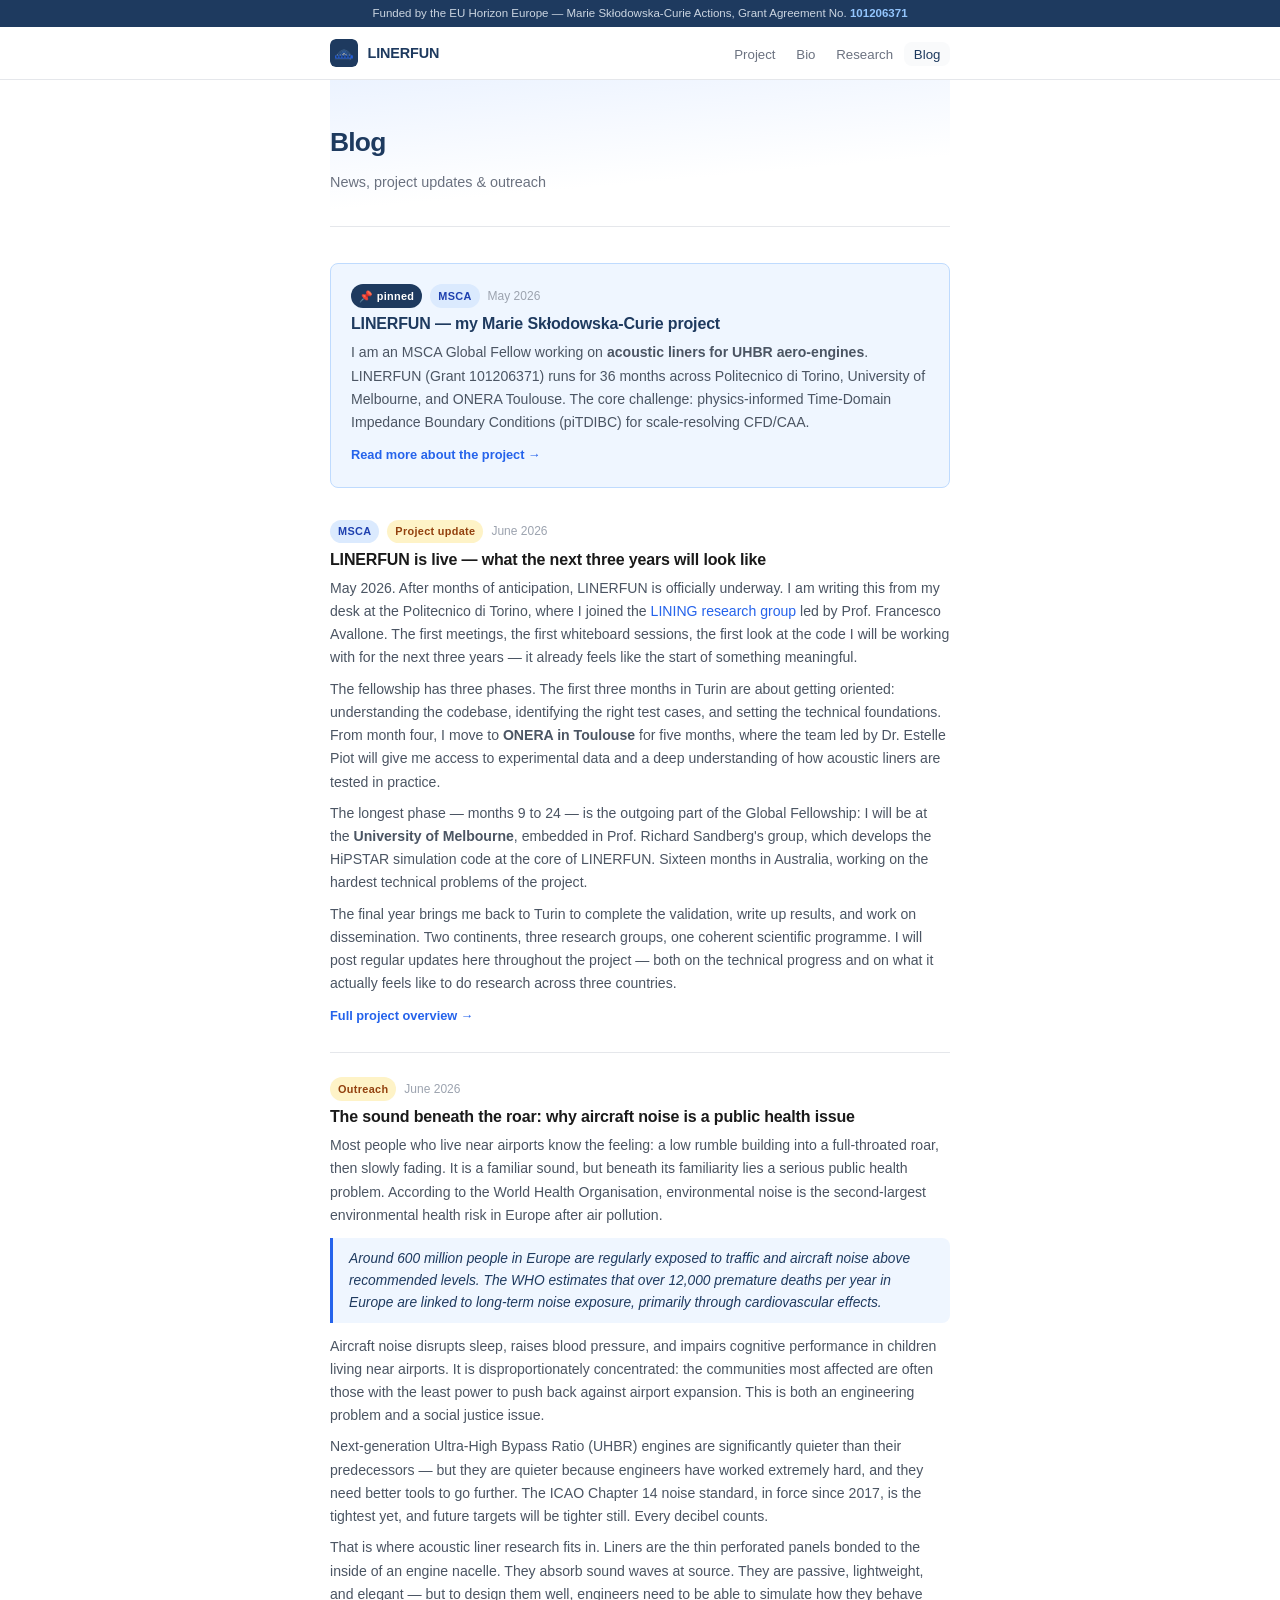
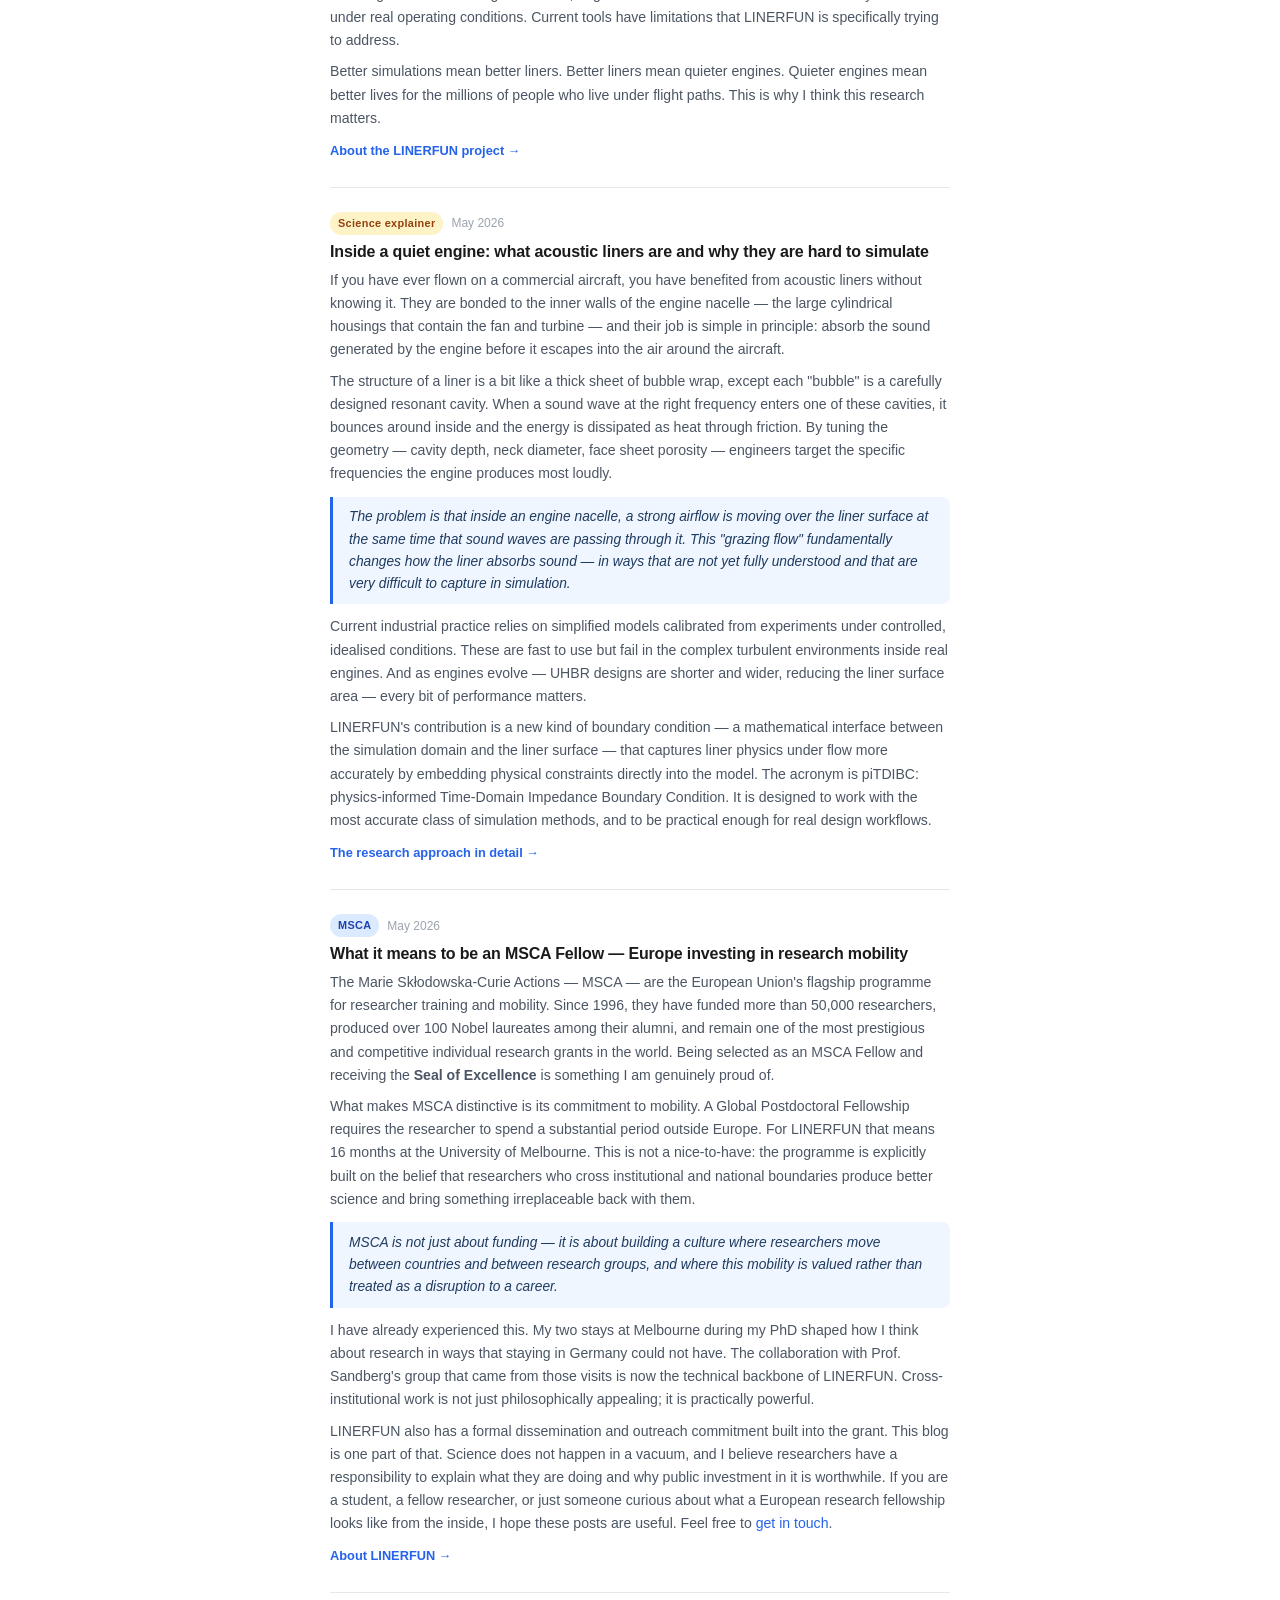
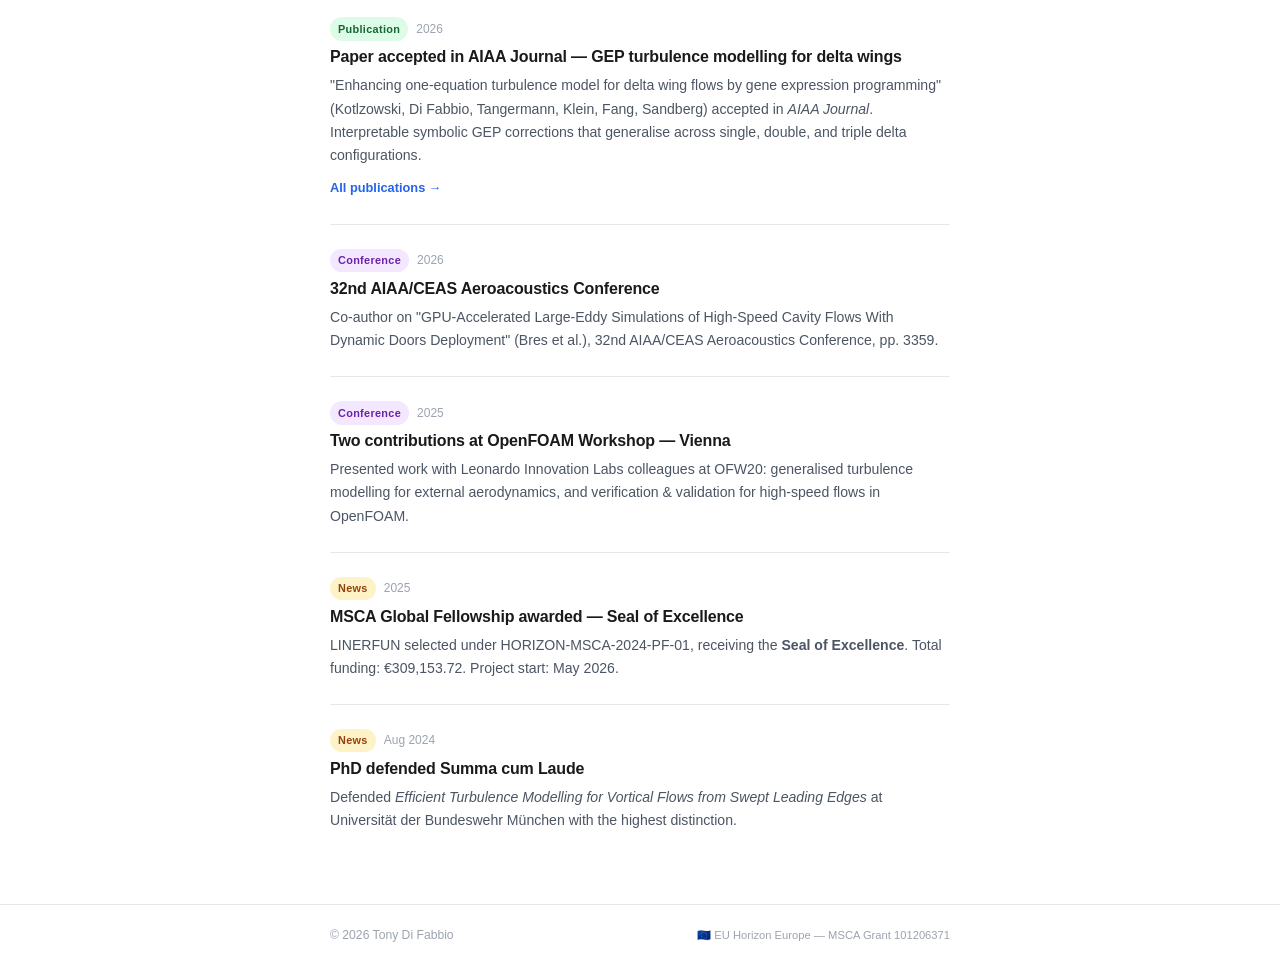
<file: news.html>
<!DOCTYPE html>
<html lang="en">
<head>
  <meta charset="UTF-8">
  <meta name="viewport" content="width=device-width, initial-scale=1.0">
  <title>Moved — Blog | Tony Di Fabbio</title>
  <meta http-equiv="refresh" content="0; url=blog.html">
  <link rel="canonical" href="https://difabbiot.github.io/blog.html">
  <meta name="robots" content="noindex">
</head>
<body>
  <p>This page has moved to the <a href="blog.html">blog</a>.</p>
</body>
</html>
</file>
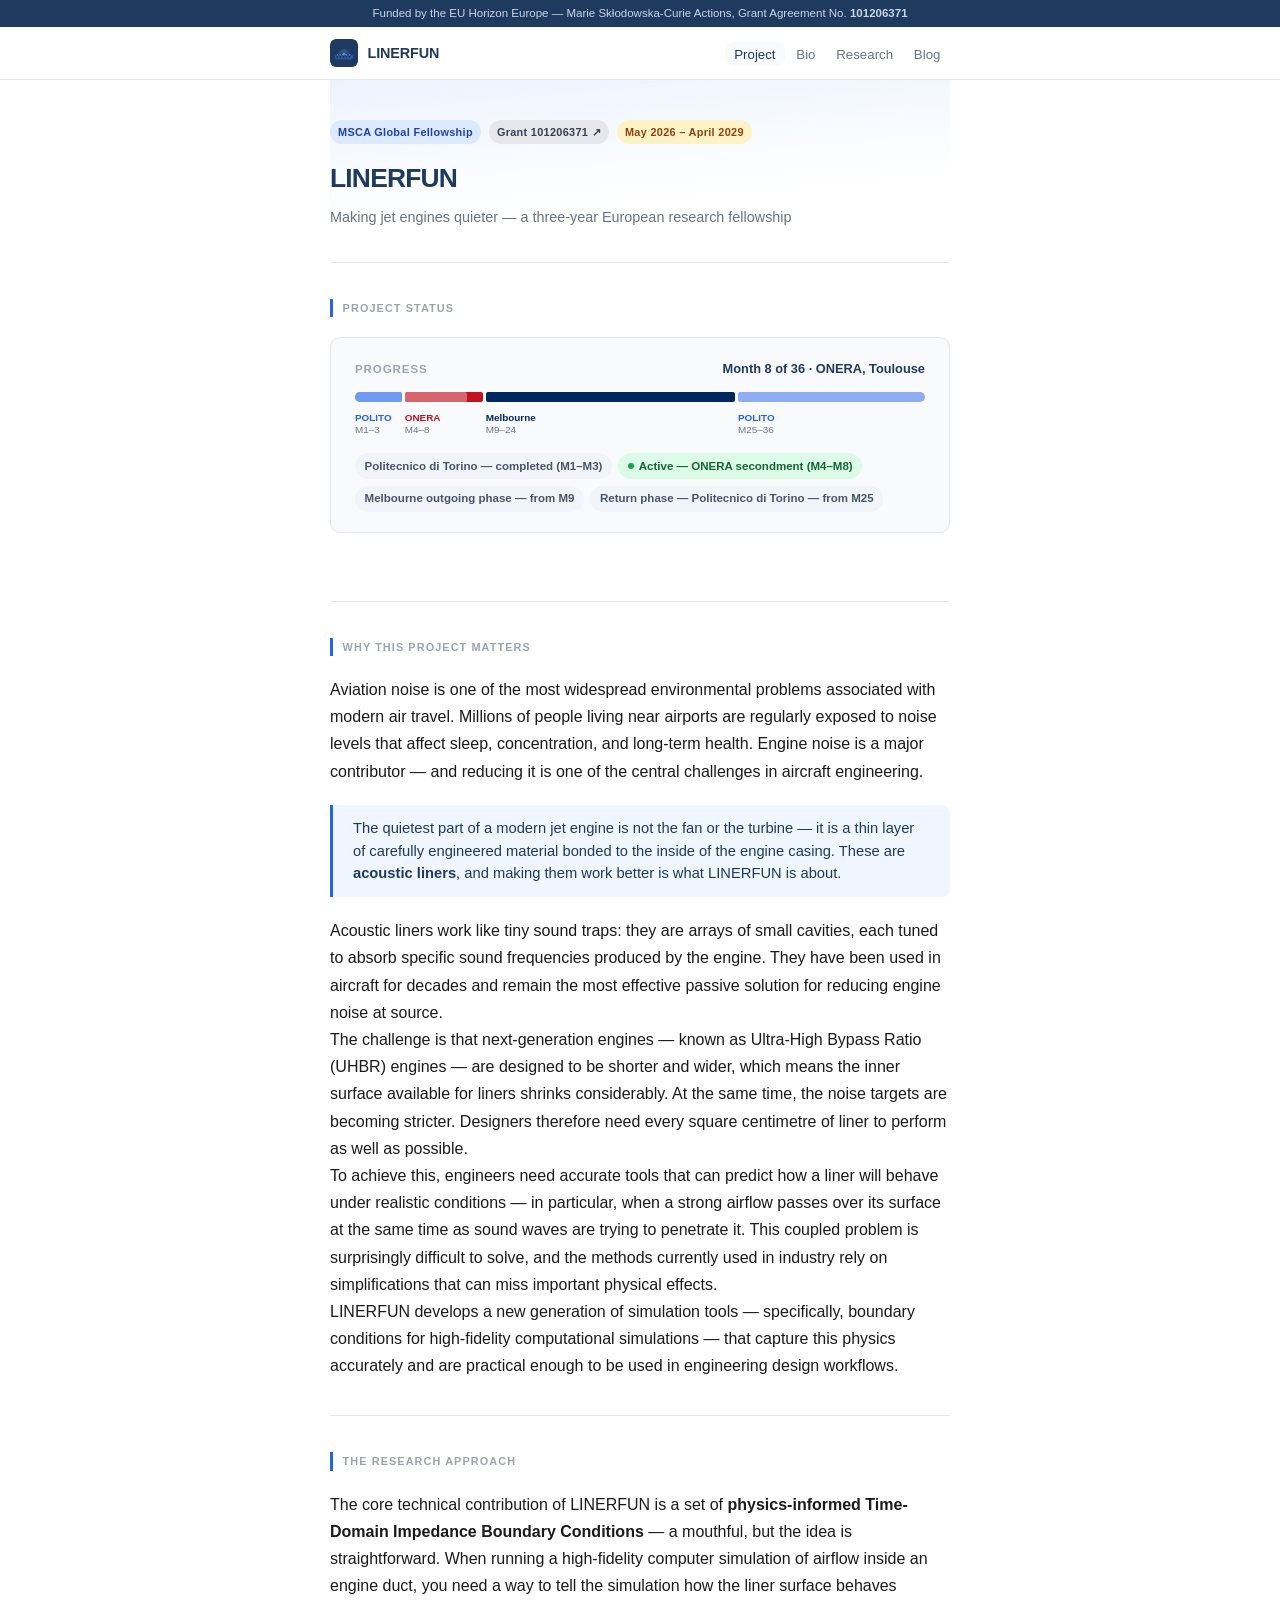
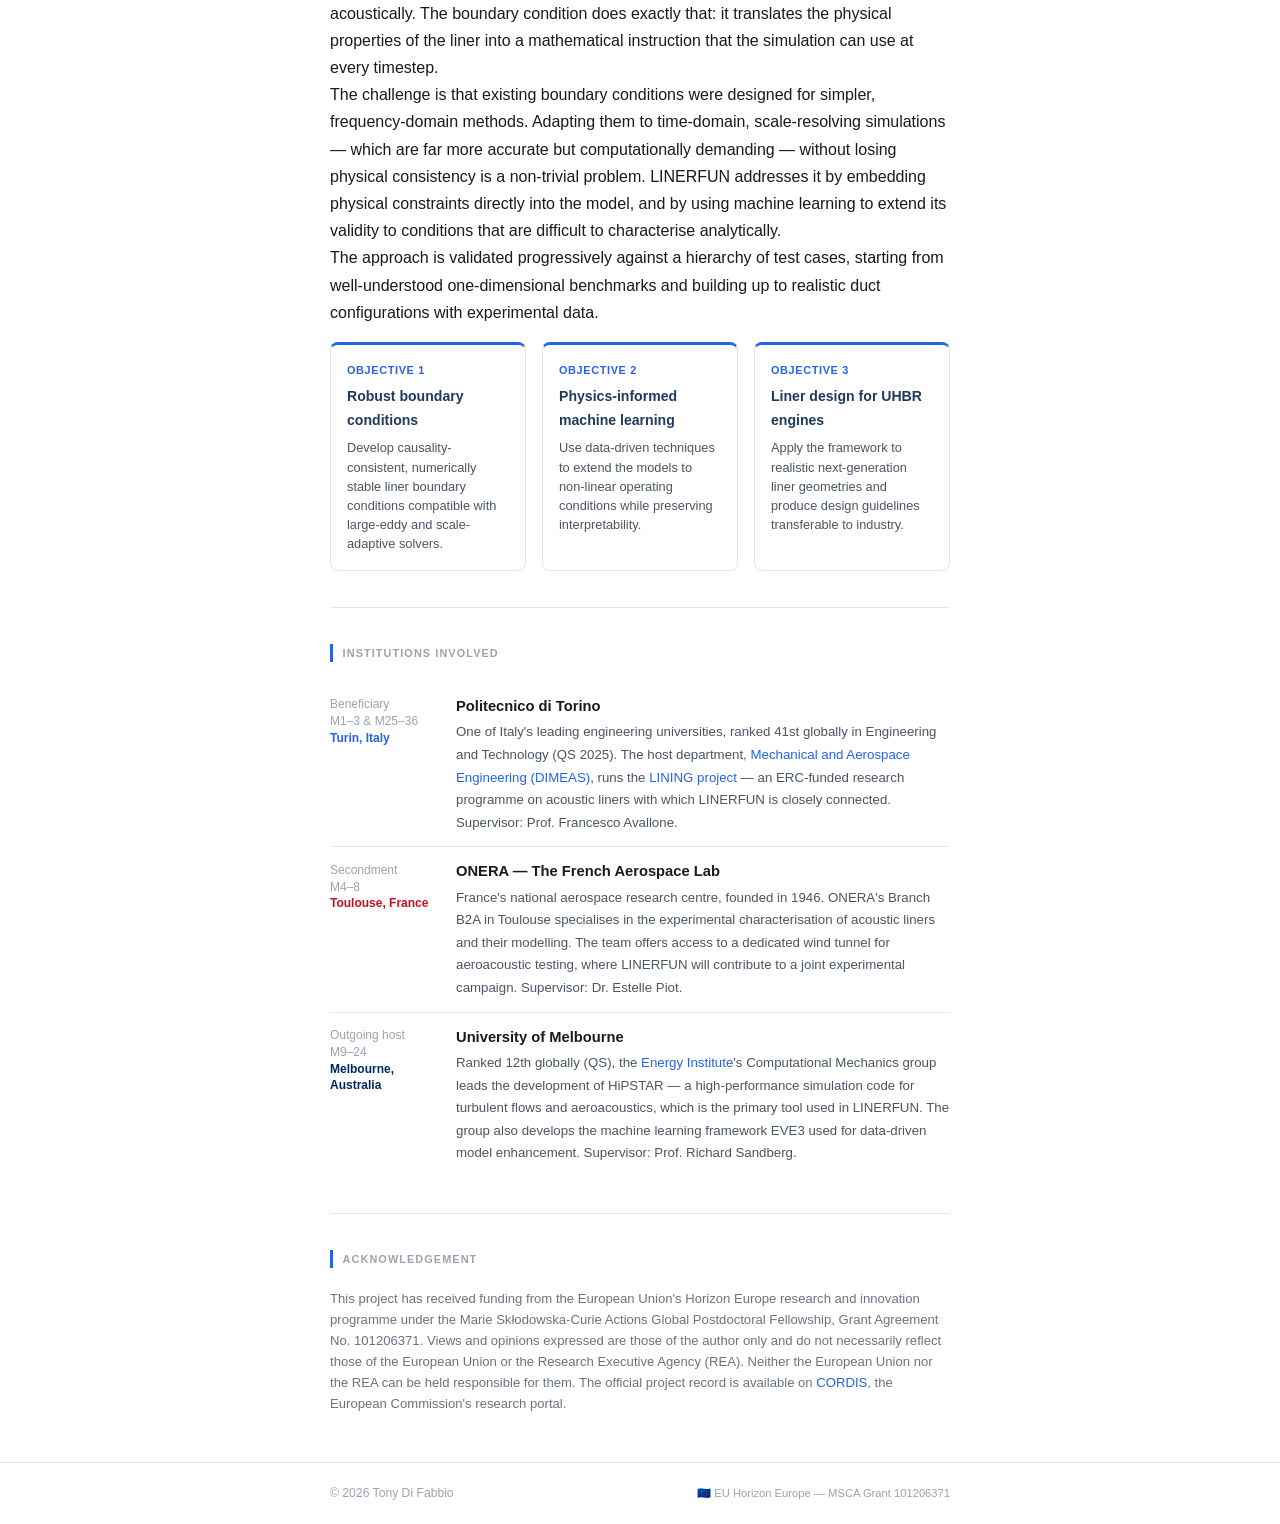
<file: project.html>
<!DOCTYPE html>
<html lang="en">
<head>
  <meta charset="UTF-8">
  <meta name="viewport" content="width=device-width, initial-scale=1.0">
  <title>LINERFUN — Quieter Aircraft Engines | Tony Di Fabbio</title>
  <meta name="description" content="LINERFUN (MSCA Grant 101206371): physics-informed impedance boundary conditions to simulate acoustic liners for quieter next-generation UHBR aircraft engines.">
  <meta name="author" content="Tony Di Fabbio">
  <meta name="theme-color" content="#1e3a5f">
  <link rel="canonical" href="https://difabbiot.github.io/project.html">
  <link rel="icon" type="image/svg+xml" href="img/logo.svg">

  <!-- Open Graph / Twitter -->
  <meta property="og:type" content="website">
  <meta property="og:site_name" content="Tony Di Fabbio — LINERFUN">
  <meta property="og:title" content="LINERFUN — Quieter Aircraft Engines">
  <meta property="og:description" content="An EU Marie Skłodowska-Curie project developing physics-informed simulation tools for acoustic liners in next-generation aircraft engines.">
  <meta property="og:url" content="https://difabbiot.github.io/project.html">
  <meta property="og:image" content="https://difabbiot.github.io/img/tony.jpg">
  <meta name="twitter:card" content="summary">
  <meta name="twitter:creator" content="@tdf_95">

  <!-- Structured data: research project -->
  <script type="application/ld+json">
  {
    "@context": "https://schema.org",
    "@type": "ResearchProject",
    "@id": "https://difabbiot.github.io/project.html#project",
    "name": "LINERFUN",
    "url": "https://difabbiot.github.io/project.html",
    "sameAs": "https://cordis.europa.eu/project/id/101206371/en",
    "description": "LINERFUN develops physics-informed time-domain impedance boundary conditions for the accurate simulation of acoustic liners in next-generation UHBR aircraft engines.",
    "startDate": "2026-05-01",
    "endDate": "2029-04-30",
    "member": {
      "@type": "Person",
      "@id": "https://difabbiot.github.io/#person",
      "name": "Tony Di Fabbio",
      "url": "https://difabbiot.github.io/"
    },
    "funding": {
      "@type": "Grant",
      "identifier": "101206371",
      "name": "Marie Skłodowska-Curie Actions Global Postdoctoral Fellowship",
      "funder": {
        "@type": "Organization",
        "name": "European Union — Horizon Europe",
        "url": "https://marie-sklodowska-curie-actions.ec.europa.eu"
      }
    }
  }
  </script>

  <link rel="stylesheet" href="css/style.css">
  <style>
    /* ---- Status / Progress ---- */
    .status-card {
      background: var(--bg-soft);
      border: 1px solid var(--border);
      border-radius: 10px;
      padding: 1.25rem 1.5rem;
      margin-bottom: 2rem;
    }
    .status-header {
      display: flex;
      justify-content: space-between;
      align-items: baseline;
      margin-bottom: 0.75rem;
      flex-wrap: wrap;
      gap: 0.5rem;
    }
    .status-title { font-size: 0.72rem; font-weight: 700; text-transform: uppercase; letter-spacing: .08em; color: var(--subtle); }
    .status-month { font-size: 0.8rem; font-weight: 600; color: var(--navy); }

    /* Progress bar with 4 phase segments */
    .phase-bar {
      display: grid;
      grid-template-columns: 3fr 5fr 16fr 12fr;
      gap: 3px;
      height: 10px;
      border-radius: 6px;
      overflow: hidden;
      margin-bottom: 0.6rem;
    }
    .phase-seg { height: 100%; border-radius: 2px; position: relative; }
    .phase-polito-1 { background: #2563eb; }
    .phase-onera    { background: #c1121f; }
    .phase-uom      { background: #00285e; }
    .phase-polito-2 { background: #2563eb; opacity: 0.5; }
    /* progress overlay */
    .phase-progress {
      position: absolute; top: 0; left: 0; height: 100%;
      background: rgba(255,255,255,0.35);
      border-radius: 2px;
    }

    .phase-labels {
      display: grid;
      grid-template-columns: 3fr 5fr 16fr 12fr;
      gap: 3px;
      margin-bottom: 1rem;
    }
    .phase-label {
      font-size: 0.62rem;
      color: var(--muted);
      line-height: 1.3;
    }
    .phase-label strong { display: block; font-weight: 700; }

    .status-pills { display: flex; flex-wrap: wrap; gap: 0.4rem; }
    .status-pill {
      font-size: 0.72rem; font-weight: 600;
      padding: 0.2rem 0.6rem;
      border-radius: 100px;
    }
    .pill-active { background: #dcfce7; color: #166534; }
    .pill-next   { background: #f1f5f9; color: #475569; }

    /* ---- Why section pull-quote ---- */
    .pull-quote {
      border-left: 3px solid var(--blue);
      padding: 0.75rem 1.25rem;
      margin: 1.25rem 0;
      background: var(--blue-lt);
      border-radius: 0 var(--radius) var(--radius) 0;
      font-size: 0.92rem;
      color: var(--navy);
      line-height: 1.55;
    }

    /* ---- Objectives grid ---- */
    .obj-grid {
      display: grid;
      grid-template-columns: repeat(auto-fit, minmax(180px, 1fr));
      gap: 1rem;
      margin-top: 1rem;
    }
    .obj-card {
      border: 1px solid var(--border);
      border-radius: var(--radius);
      padding: 1rem;
      background: #fff;
      border-top: 3px solid var(--blue);
    }
    .obj-num { font-size: 0.68rem; font-weight: 700; color: var(--blue); text-transform: uppercase; letter-spacing: .06em; margin-bottom: .35rem; }
    .obj-card h4 { font-size: 0.88rem; font-weight: 700; margin-bottom: .35rem; color: var(--navy); }
    .obj-card p  { font-size: 0.8rem; color: #4b5563; margin: 0; line-height: 1.5; }
  </style>
</head>
<body>

<a class="skip-link" href="#main">Skip to content</a>

<div class="eu-banner">
  Funded by the EU Horizon Europe — Marie Skłodowska-Curie Actions, Grant Agreement No. <strong>101206371</strong>
</div>

<nav>
  <div class="nav-inner">
    <a class="nav-logo" href="index.html">
      <img src="img/logo.svg" alt="LINERFUN">
      LINERFUN
    </a>
    <ul class="nav-links" id="nav-links">
      <li><a href="project.html">Project</a></li>
      <li><a href="about.html">Bio</a></li>
      <li><a href="research.html">Research</a></li>
      <li><a href="blog.html">Blog</a></li>
    </ul>
    <button class="nav-toggle" id="nav-toggle" aria-label="Toggle navigation menu" aria-expanded="false" aria-controls="nav-links">
      <svg viewBox="0 0 24 24" width="20" height="20" fill="none" stroke="currentColor" stroke-width="2" stroke-linecap="round"><line x1="4" y1="7" x2="20" y2="7"/><line x1="4" y1="12" x2="20" y2="12"/><line x1="4" y1="17" x2="20" y2="17"/></svg>
    </button>
  </div>
</nav>

<main class="col" id="main">

  <header class="page-hero">
    <div style="display:flex;gap:.5rem;flex-wrap:wrap;margin-bottom:.75rem;">
      <span class="post-tag tag-msca">MSCA Global Fellowship</span>
      <a href="https://cordis.europa.eu/project/id/101206371/en" target="_blank" rel="noopener" title="LINERFUN project record on CORDIS" class="post-tag" style="background:#e5e7eb;color:#374151;font-size:.68rem;font-weight:700;padding:.15rem .5rem;border-radius:100px;text-decoration:none;">Grant 101206371 ↗</a>
      <span class="post-tag" style="background:#fef3c7;color:#92400e;font-size:.68rem;font-weight:700;padding:.15rem .5rem;border-radius:100px;">May 2026 – April 2029</span>
    </div>
    <h1>LINERFUN</h1>
    <p>Making jet engines quieter — a three-year European research fellowship</p>
  </header>

  <!-- ── STATUS ── -->
  <div class="section">
    <div class="section-title">Project status</div>

    <div class="status-card">
      <div class="status-header">
        <span class="status-title">Progress</span>
        <span class="status-month" id="status-month">Month 1 of 36 · Politecnico di Torino</span>
      </div>

      <!-- Phase bar: M1-3 POLITO | M4-8 ONERA | M9-24 UOM | M25-36 POLITO -->
      <div class="phase-bar" id="phase-bar">
        <div class="phase-seg phase-polito-1"><div class="phase-progress" id="prog-1"></div></div>
        <div class="phase-seg phase-onera"><div class="phase-progress" id="prog-2"></div></div>
        <div class="phase-seg phase-uom"><div class="phase-progress" id="prog-3"></div></div>
        <div class="phase-seg phase-polito-2"><div class="phase-progress" id="prog-4"></div></div>
      </div>

      <div class="phase-labels">
        <div class="phase-label"><strong style="color:#2563eb;">POLITO</strong>M1–3</div>
        <div class="phase-label"><strong style="color:#c1121f;">ONERA</strong>M4–8</div>
        <div class="phase-label"><strong style="color:#00285e;">Melbourne</strong>M9–24</div>
        <div class="phase-label"><strong style="color:#2563eb;">POLITO</strong>M25–36</div>
      </div>

      <div class="status-pills" id="status-pills">
        <span class="status-pill pill-active"><span class="pill-dot"></span>Active — M1</span>
        <span class="status-pill pill-next">ONERA secondment — M4–M8</span>
        <span class="status-pill pill-next">Melbourne outgoing phase — from M9</span>
      </div>
    </div>
  </div>

  <!-- ── WHY ── -->
  <div class="section">
    <div class="section-title">Why this project matters</div>

    <p>Aviation noise is one of the most widespread environmental problems associated with modern air travel. Millions of people living near airports are regularly exposed to noise levels that affect sleep, concentration, and long-term health. Engine noise is a major contributor — and reducing it is one of the central challenges in aircraft engineering.</p>

    <div class="pull-quote">
      The quietest part of a modern jet engine is not the fan or the turbine — it is a thin layer of carefully engineered material bonded to the inside of the engine casing. These are <strong>acoustic liners</strong>, and making them work better is what LINERFUN is about.
    </div>

    <p>Acoustic liners work like tiny sound traps: they are arrays of small cavities, each tuned to absorb specific sound frequencies produced by the engine. They have been used in aircraft for decades and remain the most effective passive solution for reducing engine noise at source.</p>

    <p>The challenge is that next-generation engines — known as Ultra-High Bypass Ratio (UHBR) engines — are designed to be shorter and wider, which means the inner surface available for liners shrinks considerably. At the same time, the noise targets are becoming stricter. Designers therefore need every square centimetre of liner to perform as well as possible.</p>

    <p>To achieve this, engineers need accurate tools that can predict how a liner will behave under realistic conditions — in particular, when a strong airflow passes over its surface at the same time as sound waves are trying to penetrate it. This coupled problem is surprisingly difficult to solve, and the methods currently used in industry rely on simplifications that can miss important physical effects.</p>

    <p>LINERFUN develops a new generation of simulation tools — specifically, boundary conditions for high-fidelity computational simulations — that capture this physics accurately and are practical enough to be used in engineering design workflows.</p>
  </div>

  <!-- ── THE APPROACH ── -->
  <div class="section">
    <div class="section-title">The research approach</div>

    <p>The core technical contribution of LINERFUN is a set of <strong>physics-informed Time-Domain Impedance Boundary Conditions</strong> — a mouthful, but the idea is straightforward. When running a high-fidelity computer simulation of airflow inside an engine duct, you need a way to tell the simulation how the liner surface behaves acoustically. The boundary condition does exactly that: it translates the physical properties of the liner into a mathematical instruction that the simulation can use at every timestep.</p>

    <p>The challenge is that existing boundary conditions were designed for simpler, frequency-domain methods. Adapting them to time-domain, scale-resolving simulations — which are far more accurate but computationally demanding — without losing physical consistency is a non-trivial problem. LINERFUN addresses it by embedding physical constraints directly into the model, and by using machine learning to extend its validity to conditions that are difficult to characterise analytically.</p>

    <p>The approach is validated progressively against a hierarchy of test cases, starting from well-understood one-dimensional benchmarks and building up to realistic duct configurations with experimental data.</p>

    <div class="obj-grid">
      <div class="obj-card">
        <div class="obj-num">Objective 1</div>
        <h4>Robust boundary conditions</h4>
        <p>Develop causality-consistent, numerically stable liner boundary conditions compatible with large-eddy and scale-adaptive solvers.</p>
      </div>
      <div class="obj-card">
        <div class="obj-num">Objective 2</div>
        <h4>Physics-informed machine learning</h4>
        <p>Use data-driven techniques to extend the models to non-linear operating conditions while preserving interpretability.</p>
      </div>
      <div class="obj-card">
        <div class="obj-num">Objective 3</div>
        <h4>Liner design for UHBR engines</h4>
        <p>Apply the framework to realistic next-generation liner geometries and produce design guidelines transferable to industry.</p>
      </div>
    </div>
  </div>

  <!-- ── PARTNERS ── -->
  <div class="section">
    <div class="section-title">Institutions involved</div>
    <ul class="tl">
      <li class="tl-item">
        <div class="tl-date">Beneficiary<br>M1–3 &amp; M25–36<br><span style="color:#2563eb;font-weight:700;">Turin, Italy</span></div>
        <div class="tl-body">
          <h3>Politecnico di Torino</h3>
          <p>One of Italy's leading engineering universities, ranked 41st globally in Engineering and Technology (QS 2025). The host department, <a href="https://www.dimeas.polito.it/" target="_blank" rel="noopener">Mechanical and Aerospace Engineering (DIMEAS)</a>, runs the <a href="https://lining.polito.it" target="_blank" rel="noopener">LINING project</a> — an ERC-funded research programme on acoustic liners with which LINERFUN is closely connected. Supervisor: Prof. Francesco Avallone.</p>
        </div>
      </li>
      <li class="tl-item">
        <div class="tl-date">Secondment<br>M4–8<br><span style="color:#c1121f;font-weight:700;">Toulouse, France</span></div>
        <div class="tl-body">
          <h3>ONERA — The French Aerospace Lab</h3>
          <p>France's national aerospace research centre, founded in 1946. ONERA's Branch B2A in Toulouse specialises in the experimental characterisation of acoustic liners and their modelling. The team offers access to a dedicated wind tunnel for aeroacoustic testing, where LINERFUN will contribute to a joint experimental campaign. Supervisor: Dr. Estelle Piot.</p>
        </div>
      </li>
      <li class="tl-item">
        <div class="tl-date">Outgoing host<br>M9–24<br><span style="color:#00285e;font-weight:700;">Melbourne, Australia</span></div>
        <div class="tl-body">
          <h3>University of Melbourne</h3>
          <p>Ranked 12th globally (QS), the <a href="https://energy.unimelb.edu.au/" target="_blank" rel="noopener">Energy Institute</a>'s Computational Mechanics group leads the development of HiPSTAR — a high-performance simulation code for turbulent flows and aeroacoustics, which is the primary tool used in LINERFUN. The group also develops the machine learning framework EVE3 used for data-driven model enhancement. Supervisor: Prof. Richard Sandberg.</p>
        </div>
      </li>
    </ul>
  </div>

  <!-- ── EU ACKNOWLEDGMENT ── -->
  <div class="section" style="border-bottom:none;">
    <div class="section-title">Acknowledgement</div>
    <p style="font-size:.82rem;color:var(--muted);line-height:1.6;">
      This project has received funding from the European Union's Horizon Europe research and innovation programme under the Marie Skłodowska-Curie Actions Global Postdoctoral Fellowship, Grant Agreement No. 101206371. Views and opinions expressed are those of the author only and do not necessarily reflect those of the European Union or the Research Executive Agency (REA). Neither the European Union nor the REA can be held responsible for them.
      The official project record is available on <a href="https://cordis.europa.eu/project/id/101206371/en" target="_blank" rel="noopener">CORDIS</a>, the European Commission's research portal.
    </p>
  </div>

</main><!-- /col -->

<footer>
  <div class="footer-inner">
    <span class="footer-copy">© <span id="footer-year"></span> Tony Di Fabbio</span>
    <span class="footer-eu">🇪🇺 EU Horizon Europe — MSCA Grant 101206371</span>
  </div>
</footer>

<script src="js/main.js"></script>
<script>
  // Compute current month from project start (May 2026)
  const start = new Date(2026, 4, 1); // May 2026
  const now   = new Date();
  const diff  = (now.getFullYear() - start.getFullYear()) * 12 + (now.getMonth() - start.getMonth());
  const m     = Math.max(1, Math.min(36, diff + 1));

  // Phase boundaries: M1-3 POLITO, M4-8 ONERA, M9-24 UOM, M25-36 POLITO
  const phases = [
    { start: 1,  end: 3,  label: 'Politecnico di Torino' },
    { start: 4,  end: 8,  label: 'ONERA, Toulouse'       },
    { start: 9,  end: 24, label: 'University of Melbourne'},
    { start: 25, end: 36, label: 'Politecnico di Torino' },
  ];

  let currentPhase = phases.find(p => m >= p.start && m <= p.end) || phases[0];
  document.getElementById('status-month').textContent =
    `Month ${m} of 36 · ${currentPhase.label}`;

  // Fill progress within each phase segment
  phases.forEach((p, i) => {
    const el = document.getElementById(`prog-${i+1}`);
    if (!el) return;
    if (m > p.end)       { el.style.width = '100%'; }
    else if (m < p.start){ el.style.width = '0%'; }
    else {
      const pct = ((m - p.start) / (p.end - p.start + 1)) * 100;
      el.style.width = pct + '%';
    }
  });

  // Status pills reflect the live phase rather than fixed text
  const pillWrap = document.getElementById('status-pills');
  if (pillWrap) {
    const shortLabel = { 1: 'Politecnico di Torino', 2: 'ONERA secondment', 3: 'Melbourne outgoing phase', 4: 'Return phase \u2014 Politecnico di Torino' };
    pillWrap.innerHTML = phases.map((p, i) => {
      const name = shortLabel[i + 1];
      if (m >= p.start && m <= p.end) {
        return `<span class="status-pill pill-active"><span class="pill-dot"></span>Active \u2014 ${name} (M${p.start}\u2013M${p.end})</span>`;
      }
      if (m > p.end) {
        return `<span class="status-pill pill-next">${name} \u2014 completed (M${p.start}\u2013M${p.end})</span>`;
      }
      return `<span class="status-pill pill-next">${name} \u2014 from M${p.start}</span>`;
    }).join('');
  }
</script>
</body>
</html>
</file>
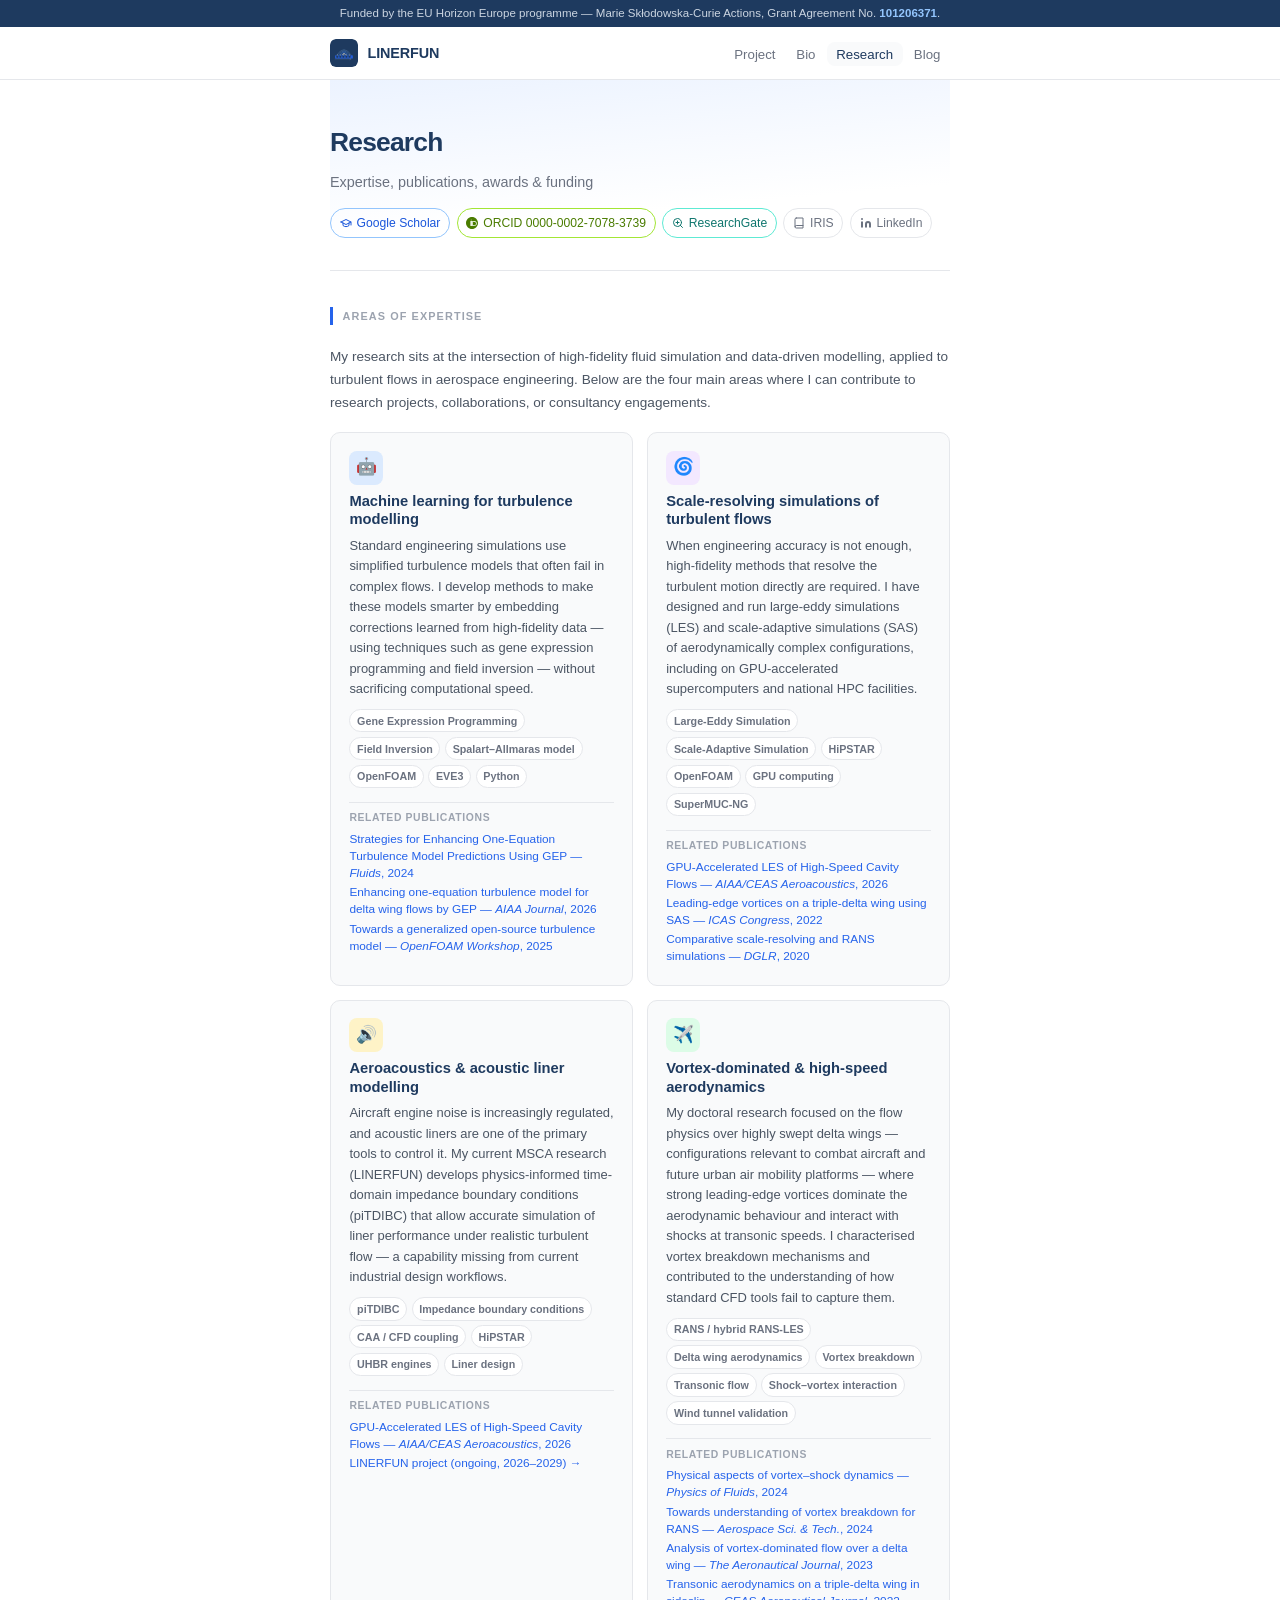
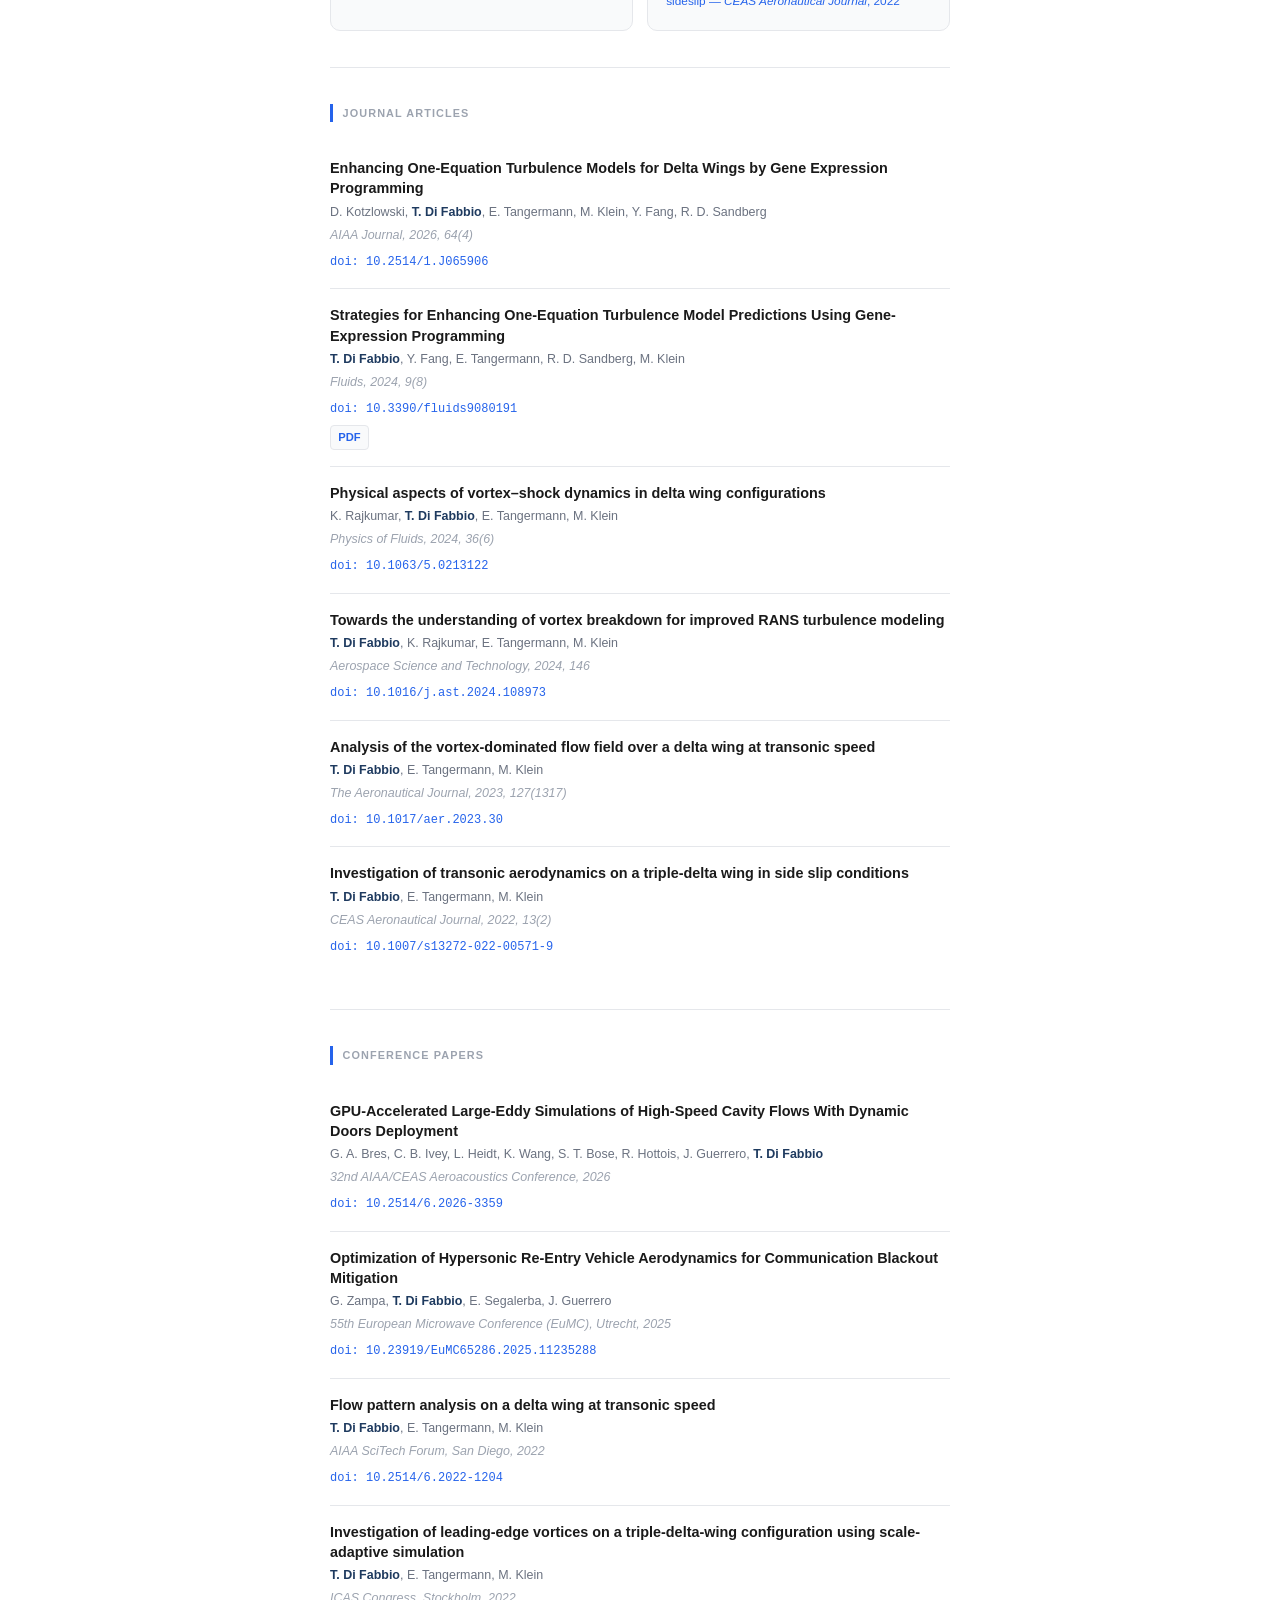
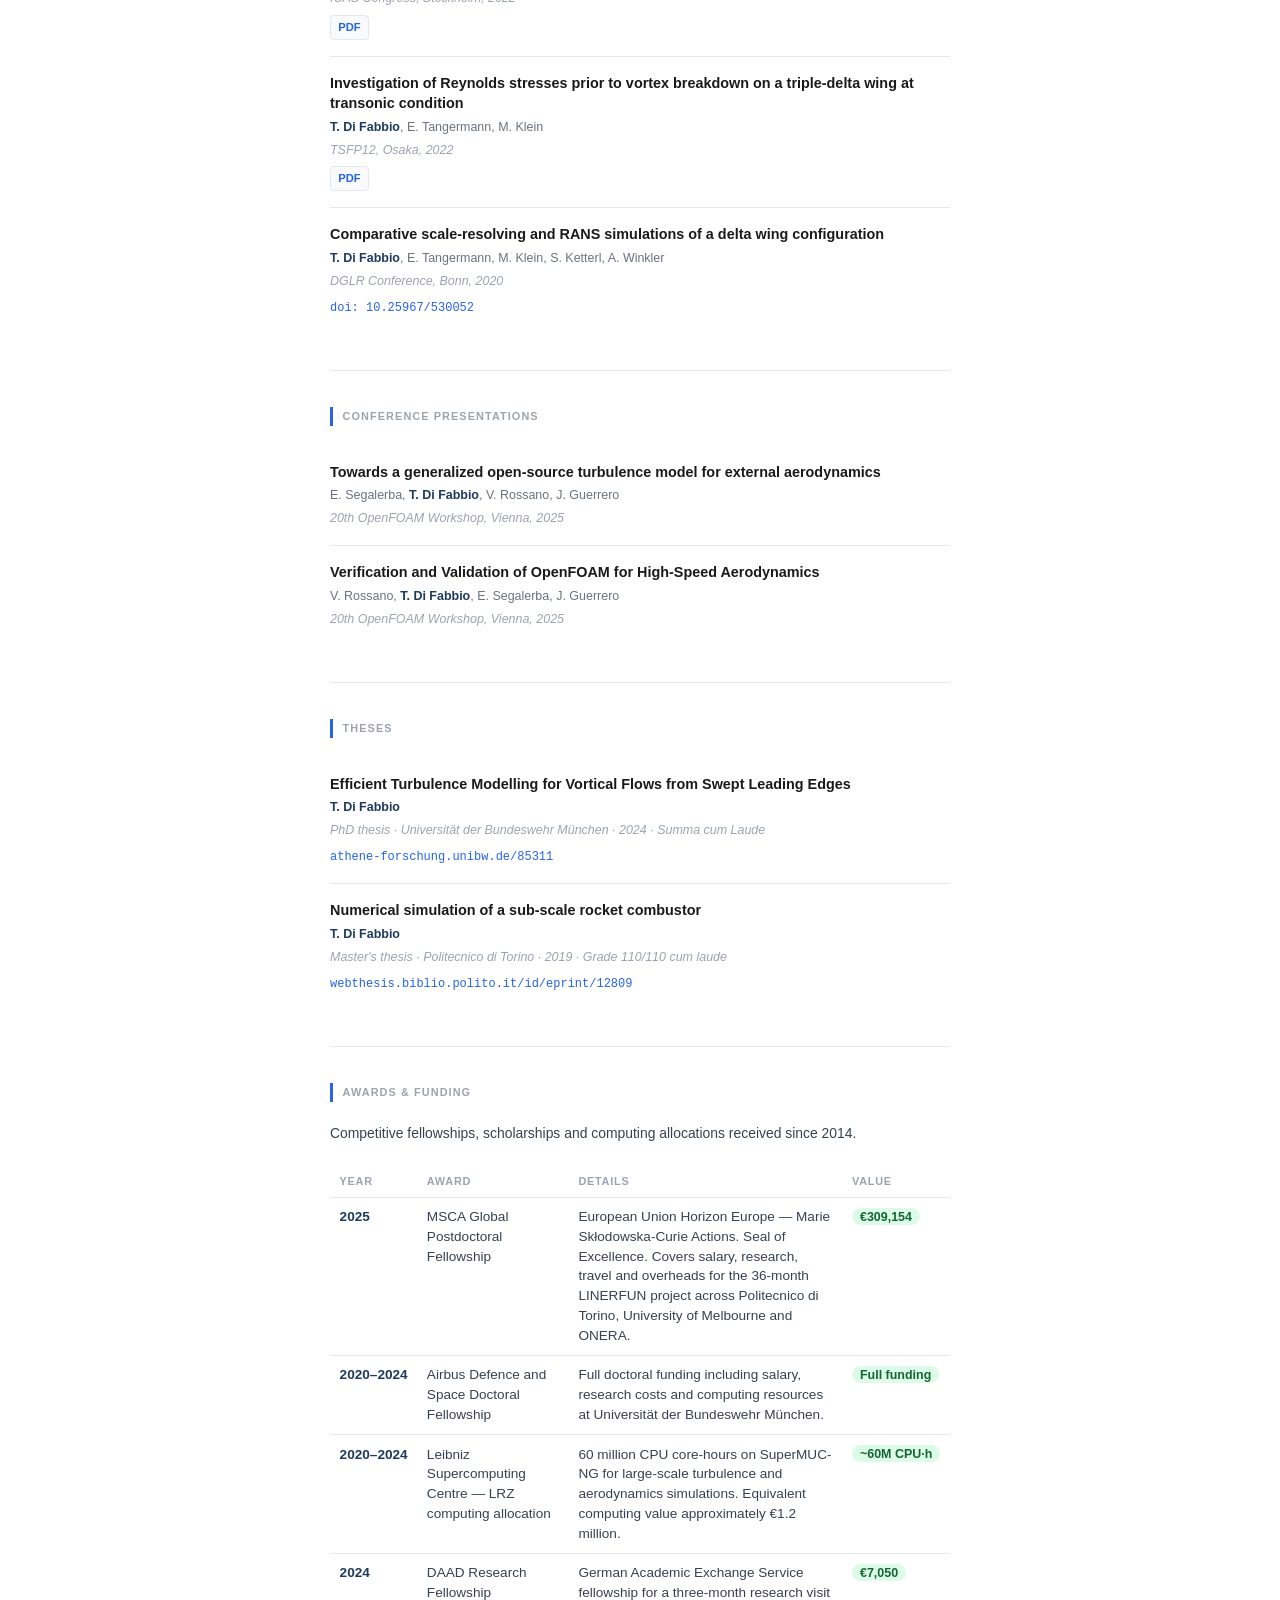
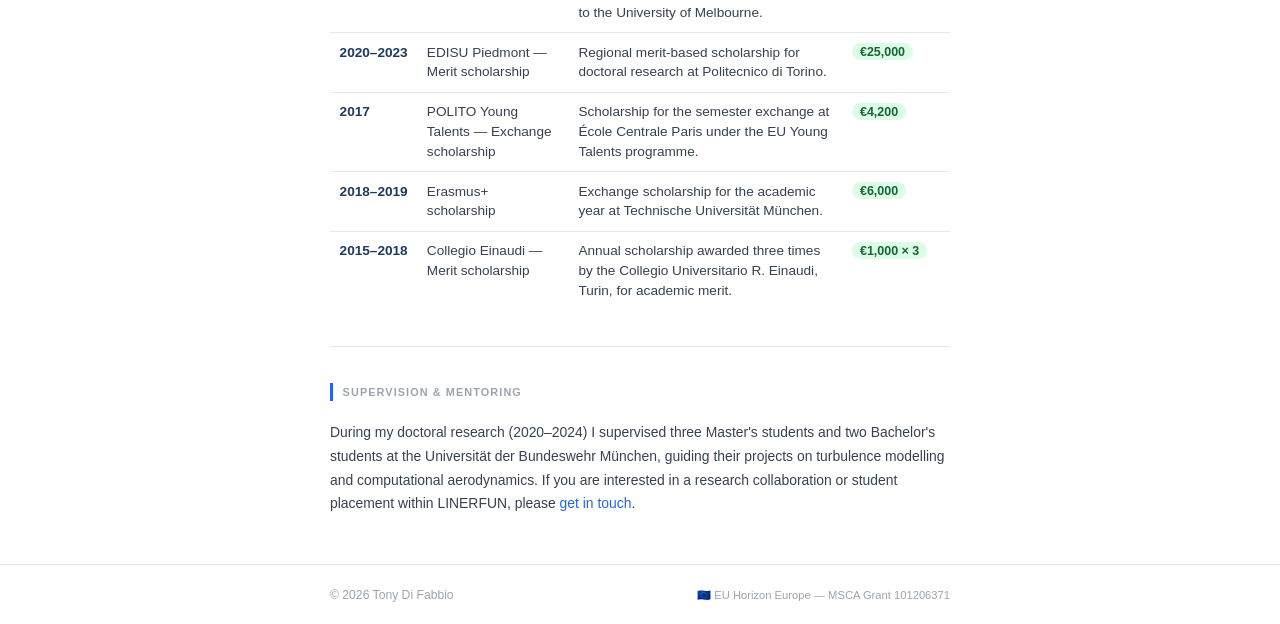
<file: research.html>
<!DOCTYPE html>
<html lang="en">
<head>
  <meta charset="UTF-8">
  <meta name="viewport" content="width=device-width, initial-scale=1.0">
  <title>Research &amp; Publications — Tony Di Fabbio</title>
  <meta name="description" content="Publications, research expertise and awards of Tony Di Fabbio — aerodynamics, aeroacoustics, scale-resolving CFD and machine learning for turbulence modelling.">
  <meta name="author" content="Tony Di Fabbio">
  <meta name="theme-color" content="#1e3a5f">
  <link rel="canonical" href="https://difabbiot.github.io/research.html">
  <link rel="icon" type="image/svg+xml" href="img/logo.svg">

  <!-- Open Graph / Twitter -->
  <meta property="og:type" content="website">
  <meta property="og:site_name" content="Tony Di Fabbio — LINERFUN">
  <meta property="og:title" content="Research &amp; Publications — Tony Di Fabbio">
  <meta property="og:description" content="Publications, research expertise and awards — aerodynamics, aeroacoustics, scale-resolving CFD and machine learning for turbulence modelling.">
  <meta property="og:url" content="https://difabbiot.github.io/research.html">
  <meta property="og:image" content="https://difabbiot.github.io/img/tony.jpg">
  <meta name="twitter:card" content="summary">
  <meta name="twitter:creator" content="@tdf_95">

  <link rel="stylesheet" href="css/style.css">
  <style>

    /* ── Expertise cards ── */
    .expertise-grid {
      display: grid;
      grid-template-columns: 1fr 1fr;
      gap: .85rem;
      margin-top: 1rem;
    }
    @media (max-width: 520px) { .expertise-grid { grid-template-columns: 1fr; } }

    .exp-card {
      background: var(--bg-soft);
      border: 1px solid var(--border);
      border-radius: 10px;
      padding: 1.1rem 1.15rem;
      display: flex;
      flex-direction: column;
      gap: .45rem;
      transition: border-color .15s, box-shadow .15s;
    }
    .exp-card:hover {
      border-color: #9ca3af;
      background: #fff;
      box-shadow: 0 2px 10px rgba(0,0,0,.06);
    }
    .exp-icon {
      width: 34px;
      height: 34px;
      border-radius: 8px;
      display: flex;
      align-items: center;
      justify-content: center;
      font-size: 1.05rem;
      flex-shrink: 0;
    }
    .exp-title {
      font-size: .92rem;
      font-weight: 700;
      color: var(--navy);
      line-height: 1.25;
    }
    .exp-desc {
      font-size: .81rem;
      color: #4b5563;
      line-height: 1.58;
    }
    .exp-tools {
      display: flex;
      flex-wrap: wrap;
      gap: .28rem;
      margin-top: .15rem;
    }
    .exp-tool {
      font-size: .67rem;
      font-weight: 600;
      padding: .1rem .42rem;
      border-radius: 100px;
      border: 1px solid var(--border);
      color: var(--muted);
      background: var(--bg);
      white-space: nowrap;
    }
    .exp-pubs {
      margin-top: .4rem;
      padding-top: .4rem;
      border-top: 1px solid var(--border);
    }
    .exp-pubs-label {
      font-size: .65rem;
      font-weight: 700;
      text-transform: uppercase;
      letter-spacing: .06em;
      color: var(--subtle);
      margin-bottom: .25rem;
    }
    .exp-pubs a {
      display: block;
      font-size: .74rem;
      color: var(--blue);
      line-height: 1.45;
      margin-bottom: .12rem;
      text-decoration: none;
    }
    .exp-pubs a:hover { text-decoration: underline; }

    /* ── Publication list ── */
    .pub-doi {
      font-size: .78rem;
      margin-top: .3rem;
    }
    .pub-doi a {
      color: var(--blue);
      text-decoration: none;
      font-family: monospace;
      font-size: .75rem;
    }
    .pub-doi a:hover { text-decoration: underline; }

    /* ── Awards table ── */
    .award-table {
      width: 100%;
      border-collapse: collapse;
      font-size: .85rem;
      margin-top: .75rem;
    }
    .award-table th {
      text-align: left;
      font-size: .68rem;
      font-weight: 700;
      letter-spacing: .07em;
      text-transform: uppercase;
      color: var(--subtle);
      padding: .4rem .6rem;
      border-bottom: 1px solid var(--border);
    }
    .award-table td {
      padding: .6rem .6rem;
      border-bottom: 1px solid var(--border);
      vertical-align: top;
      color: #374151;
      line-height: 1.45;
    }
    .award-table tr:last-child td { border-bottom: none; }
    .award-table td:first-child { font-weight: 600; color: var(--navy); white-space: nowrap; }
    .award-table td:last-child { color: var(--muted); font-size: .8rem; }
    .award-amount {
      font-size: .78rem;
      font-weight: 700;
      color: #166534;
      background: #dcfce7;
      border-radius: 100px;
      padding: .1rem .5rem;
      white-space: nowrap;
    }
  </style>
</head>
<body>

<a class="skip-link" href="#main">Skip to content</a>

<div class="eu-banner">
  Funded by the EU Horizon Europe programme — Marie Skłodowska-Curie Actions, Grant Agreement No. <a href="https://cordis.europa.eu/project/id/101206371/en" target="_blank" rel="noopener" title="LINERFUN project record on CORDIS"><strong>101206371</strong></a>.
</div>

<nav>
  <div class="nav-inner">
    <a class="nav-logo" href="index.html">
      <img src="img/logo.svg" alt="LINERFUN">
      LINERFUN
    </a>
    <ul class="nav-links" id="nav-links">
      <li><a href="project.html">Project</a></li>
      <li><a href="about.html">Bio</a></li>
      <li><a href="research.html">Research</a></li>
      <li><a href="blog.html">Blog</a></li>
    </ul>
    <button class="nav-toggle" id="nav-toggle" aria-label="Toggle navigation menu" aria-expanded="false" aria-controls="nav-links">
      <svg viewBox="0 0 24 24" width="20" height="20" fill="none" stroke="currentColor" stroke-width="2" stroke-linecap="round"><line x1="4" y1="7" x2="20" y2="7"/><line x1="4" y1="12" x2="20" y2="12"/><line x1="4" y1="17" x2="20" y2="17"/></svg>
    </button>
  </div>
</nav>

<main class="col" id="main">

  <header class="page-hero">
    <h1>Research</h1>
    <p>Expertise, publications, awards &amp; funding</p>
    <div class="bio-hero-links" style="margin-top:.85rem;">
      <a href="https://scholar.google.com/citations?user=FGbgU2UAAAAJ" target="_blank" rel="noopener" class="hero-link scholar">
        <svg viewBox="0 0 24 24" fill="none" stroke="currentColor" stroke-width="2" stroke-linecap="round" stroke-linejoin="round"><path d="M22 10v6M2 10l10-5 10 5-10 5-10-5z"/><path d="M6 12v5c3 3 9 3 12 0v-5"/></svg>
        Google Scholar
      </a>
      <a href="https://orcid.org/0000-0002-7078-3739" target="_blank" rel="noopener" class="hero-link orcid">
        <svg viewBox="0 0 24 24" fill="currentColor"><path d="M12 0C5.37 0 0 5.37 0 12s5.37 12 12 12 12-5.37 12-12S18.63 0 12 0zm-1.68 4.9a.94.94 0 1 1 0 1.88.94.94 0 0 1 0-1.88zm-1.44 3.1h2.88V18H8.88V8zm3.5 0h3.8c3.7 0 5.34 2.65 5.34 5.02 0 2.58-2.02 5.02-5.32 5.02h-3.8V8zm1.45 1.3v7.44h2.3c3.27 0 4.01-2.5 4.01-3.72 0-2.02-1.28-3.72-4.1-3.72h-2.21z"/></svg>
        ORCID 0000-0002-7078-3739
      </a>
      <a href="https://www.researchgate.net/profile/Tony-Di-Fabbio-3" target="_blank" rel="noopener" class="hero-link rg">
        <svg viewBox="0 0 24 24" fill="none" stroke="currentColor" stroke-width="2" stroke-linecap="round" stroke-linejoin="round"><circle cx="11" cy="11" r="8"/><path d="m21 21-4.35-4.35"/><path d="M11 8v6M8 11h6"/></svg>
        ResearchGate
      </a>
      <a href="https://www.polito.it/personale?p=tony.difabbio" target="_blank" rel="noopener" class="hero-link" title="Profile &amp; publications on Porto@Iris — Politecnico di Torino">
        <svg viewBox="0 0 24 24" fill="none" stroke="currentColor" stroke-width="2" stroke-linecap="round" stroke-linejoin="round"><path d="M4 19.5A2.5 2.5 0 0 1 6.5 17H20"/><path d="M6.5 2H20v20H6.5A2.5 2.5 0 0 1 4 19.5v-15A2.5 2.5 0 0 1 6.5 2z"/></svg>
        IRIS
      </a>
      <a href="https://www.linkedin.com/in/tony-di-fabbio/" target="_blank" rel="noopener" class="hero-link">
        <svg viewBox="0 0 24 24" fill="currentColor"><path d="M16 8a6 6 0 0 1 6 6v7h-4v-7a2 2 0 0 0-2-2 2 2 0 0 0-2 2v7h-4v-7a6 6 0 0 1 6-6z"/><rect x="2" y="9" width="4" height="12"/><circle cx="4" cy="4" r="2"/></svg>
        LinkedIn
      </a>
    </div>
  </header>

  <!-- ── EXPERTISE ── -->
  <div class="section">
    <div class="section-title">Areas of expertise</div>
    <p style="font-size:.85rem;color:#4b5563;margin-bottom:1.1rem;">
      My research sits at the intersection of high-fidelity fluid simulation and data-driven modelling, applied to turbulent flows in aerospace engineering. Below are the four main areas where I can contribute to research projects, collaborations, or consultancy engagements.
    </p>

    <div class="expertise-grid">

      <!-- Card 1: ML for turbulence -->
      <div class="exp-card">
        <div class="exp-icon" style="background:#dbeafe;">🤖</div>
        <div class="exp-title">Machine learning for turbulence modelling</div>
        <div class="exp-desc">
          Standard engineering simulations use simplified turbulence models that often fail in complex flows. I develop methods to make these models smarter by embedding corrections learned from high-fidelity data — using techniques such as gene expression programming and field inversion — without sacrificing computational speed.
        </div>
        <div class="exp-tools">
          <span class="exp-tool">Gene Expression Programming</span>
          <span class="exp-tool">Field Inversion</span>
          <span class="exp-tool">Spalart–Allmaras model</span>
          <span class="exp-tool">OpenFOAM</span>
          <span class="exp-tool">EVE3</span>
          <span class="exp-tool">Python</span>
        </div>
        <div class="exp-pubs">
          <div class="exp-pubs-label">Related publications</div>
          <a href="#pub-fluids24">Strategies for Enhancing One-Equation Turbulence Model Predictions Using GEP — <em>Fluids</em>, 2024</a>
          <a href="#pub-aiaa26">Enhancing one-equation turbulence model for delta wing flows by GEP — <em>AIAA Journal</em>, 2026</a>
          <a href="#pub-ofw25a">Towards a generalized open-source turbulence model — <em>OpenFOAM Workshop</em>, 2025</a>
        </div>
      </div>

      <!-- Card 2: Scale-resolving simulations -->
      <div class="exp-card">
        <div class="exp-icon" style="background:#f3e8ff;">🌀</div>
        <div class="exp-title">Scale-resolving simulations of turbulent flows</div>
        <div class="exp-desc">
          When engineering accuracy is not enough, high-fidelity methods that resolve the turbulent motion directly are required. I have designed and run large-eddy simulations (LES) and scale-adaptive simulations (SAS) of aerodynamically complex configurations, including on GPU-accelerated supercomputers and national HPC facilities.
        </div>
        <div class="exp-tools">
          <span class="exp-tool">Large-Eddy Simulation</span>
          <span class="exp-tool">Scale-Adaptive Simulation</span>
          <span class="exp-tool">HiPSTAR</span>
          <span class="exp-tool">OpenFOAM</span>
          <span class="exp-tool">GPU computing</span>
          <span class="exp-tool">SuperMUC-NG</span>
        </div>
        <div class="exp-pubs">
          <div class="exp-pubs-label">Related publications</div>
          <a href="#pub-aiaa-ceas26">GPU-Accelerated LES of High-Speed Cavity Flows — <em>AIAA/CEAS Aeroacoustics</em>, 2026</a>
          <a href="#pub-icas22">Leading-edge vortices on a triple-delta wing using SAS — <em>ICAS Congress</em>, 2022</a>
          <a href="#pub-dglr20">Comparative scale-resolving and RANS simulations — <em>DGLR</em>, 2020</a>
        </div>
      </div>

      <!-- Card 3: Aeroacoustics & liners -->
      <div class="exp-card">
        <div class="exp-icon" style="background:#fef3c7;">🔊</div>
        <div class="exp-title">Aeroacoustics &amp; acoustic liner modelling</div>
        <div class="exp-desc">
          Aircraft engine noise is increasingly regulated, and acoustic liners are one of the primary tools to control it. My current MSCA research (LINERFUN) develops physics-informed time-domain impedance boundary conditions (piTDIBC) that allow accurate simulation of liner performance under realistic turbulent flow — a capability missing from current industrial design workflows.
        </div>
        <div class="exp-tools">
          <span class="exp-tool">piTDIBC</span>
          <span class="exp-tool">Impedance boundary conditions</span>
          <span class="exp-tool">CAA / CFD coupling</span>
          <span class="exp-tool">HiPSTAR</span>
          <span class="exp-tool">UHBR engines</span>
          <span class="exp-tool">Liner design</span>
        </div>
        <div class="exp-pubs">
          <div class="exp-pubs-label">Related publications</div>
          <a href="#pub-aiaa-ceas26">GPU-Accelerated LES of High-Speed Cavity Flows — <em>AIAA/CEAS Aeroacoustics</em>, 2026</a>
          <a href="project.html">LINERFUN project (ongoing, 2026–2029) →</a>
        </div>
      </div>

      <!-- Card 4: Vortex & high-speed aerodynamics -->
      <div class="exp-card">
        <div class="exp-icon" style="background:#dcfce7;">✈️</div>
        <div class="exp-title">Vortex-dominated &amp; high-speed aerodynamics</div>
        <div class="exp-desc">
          My doctoral research focused on the flow physics over highly swept delta wings — configurations relevant to combat aircraft and future urban air mobility platforms — where strong leading-edge vortices dominate the aerodynamic behaviour and interact with shocks at transonic speeds. I characterised vortex breakdown mechanisms and contributed to the understanding of how standard CFD tools fail to capture them.
        </div>
        <div class="exp-tools">
          <span class="exp-tool">RANS / hybrid RANS-LES</span>
          <span class="exp-tool">Delta wing aerodynamics</span>
          <span class="exp-tool">Vortex breakdown</span>
          <span class="exp-tool">Transonic flow</span>
          <span class="exp-tool">Shock–vortex interaction</span>
          <span class="exp-tool">Wind tunnel validation</span>
        </div>
        <div class="exp-pubs">
          <div class="exp-pubs-label">Related publications</div>
          <a href="#pub-pof24">Physical aspects of vortex–shock dynamics — <em>Physics of Fluids</em>, 2024</a>
          <a href="#pub-ast24">Towards understanding of vortex breakdown for RANS — <em>Aerospace Sci. & Tech.</em>, 2024</a>
          <a href="#pub-aj23">Analysis of vortex-dominated flow over a delta wing — <em>The Aeronautical Journal</em>, 2023</a>
          <a href="#pub-ceas22">Transonic aerodynamics on a triple-delta wing in sideslip — <em>CEAS Aeronautical Journal</em>, 2022</a>
        </div>
      </div>

    </div><!-- /expertise-grid -->
  </div>

  <!-- ── JOURNAL ARTICLES ── -->
  <div class="section">
    <div class="section-title">Journal Articles</div>
    <!-- BIBLIO:journal:START -->
    <div class="pub" id="pub-aiaa26">
      <div class="pub-title">Enhancing One-Equation Turbulence Models for Delta Wings by Gene Expression Programming</div>
      <div class="pub-authors">D. Kotzlowski, <strong>T. Di Fabbio</strong>, E. Tangermann, M. Klein, Y. Fang, R. D. Sandberg</div>
      <div class="pub-venue">AIAA Journal, 2026, 64(4)</div>
      <div class="pub-doi"><a href="https://doi.org/10.2514/1.J065906" target="_blank" rel="noopener">doi: 10.2514/1.J065906</a></div>
    </div>

    <div class="pub" id="pub-fluids24">
      <div class="pub-title">Strategies for Enhancing One-Equation Turbulence Model Predictions Using Gene-Expression Programming</div>
      <div class="pub-authors"><strong>T. Di Fabbio</strong>, Y. Fang, E. Tangermann, R. D. Sandberg, M. Klein</div>
      <div class="pub-venue">Fluids, 2024, 9(8)</div>
      <div class="pub-doi"><a href="https://doi.org/10.3390/fluids9080191" target="_blank" rel="noopener">doi: 10.3390/fluids9080191</a></div>
      <div class="pub-links"><a class="pub-link" href="https://www.mdpi.com/2311-5521/9/8/191" target="_blank" rel="noopener">PDF</a></div>
    </div>

    <div class="pub" id="pub-pof24">
      <div class="pub-title">Physical aspects of vortex–shock dynamics in delta wing configurations</div>
      <div class="pub-authors">K. Rajkumar, <strong>T. Di Fabbio</strong>, E. Tangermann, M. Klein</div>
      <div class="pub-venue">Physics of Fluids, 2024, 36(6)</div>
      <div class="pub-doi"><a href="https://doi.org/10.1063/5.0213122" target="_blank" rel="noopener">doi: 10.1063/5.0213122</a></div>
    </div>

    <div class="pub" id="pub-ast24">
      <div class="pub-title">Towards the understanding of vortex breakdown for improved RANS turbulence modeling</div>
      <div class="pub-authors"><strong>T. Di Fabbio</strong>, K. Rajkumar, E. Tangermann, M. Klein</div>
      <div class="pub-venue">Aerospace Science and Technology, 2024, 146</div>
      <div class="pub-doi"><a href="https://doi.org/10.1016/j.ast.2024.108973" target="_blank" rel="noopener">doi: 10.1016/j.ast.2024.108973</a></div>
    </div>

    <div class="pub" id="pub-aj23">
      <div class="pub-title">Analysis of the vortex-dominated flow field over a delta wing at transonic speed</div>
      <div class="pub-authors"><strong>T. Di Fabbio</strong>, E. Tangermann, M. Klein</div>
      <div class="pub-venue">The Aeronautical Journal, 2023, 127(1317)</div>
      <div class="pub-doi"><a href="https://doi.org/10.1017/aer.2023.30" target="_blank" rel="noopener">doi: 10.1017/aer.2023.30</a></div>
    </div>

    <div class="pub" id="pub-ceas22">
      <div class="pub-title">Investigation of transonic aerodynamics on a triple-delta wing in side slip conditions</div>
      <div class="pub-authors"><strong>T. Di Fabbio</strong>, E. Tangermann, M. Klein</div>
      <div class="pub-venue">CEAS Aeronautical Journal, 2022, 13(2)</div>
      <div class="pub-doi"><a href="https://doi.org/10.1007/s13272-022-00571-9" target="_blank" rel="noopener">doi: 10.1007/s13272-022-00571-9</a></div>
    </div>
    <!-- BIBLIO:journal:END -->
  </div>

  <!-- ── CONFERENCE PAPERS ── -->
  <div class="section">
    <div class="section-title">Conference Papers</div>

    <!-- BIBLIO:conference:START -->
    <div class="pub" id="pub-aiaa-ceas26">
      <div class="pub-title">GPU-Accelerated Large-Eddy Simulations of High-Speed Cavity Flows With Dynamic Doors Deployment</div>
      <div class="pub-authors">G. A. Bres, C. B. Ivey, L. Heidt, K. Wang, S. T. Bose, R. Hottois, J. Guerrero, <strong>T. Di Fabbio</strong></div>
      <div class="pub-venue">32nd AIAA/CEAS Aeroacoustics Conference, 2026</div>
      <div class="pub-doi"><a href="https://doi.org/10.2514/6.2026-3359" target="_blank" rel="noopener">doi: 10.2514/6.2026-3359</a></div>
    </div>

    <div class="pub" id="pub-emw25">
      <div class="pub-title">Optimization of Hypersonic Re-Entry Vehicle Aerodynamics for Communication Blackout Mitigation</div>
      <div class="pub-authors">G. Zampa, <strong>T. Di Fabbio</strong>, E. Segalerba, J. Guerrero</div>
      <div class="pub-venue">55th European Microwave Conference (EuMC), Utrecht, 2025</div>
      <div class="pub-doi"><a href="https://doi.org/10.23919/EuMC65286.2025.11235288" target="_blank" rel="noopener">doi: 10.23919/EuMC65286.2025.11235288</a></div>
    </div>

    <div class="pub" id="pub-scitech22">
      <div class="pub-title">Flow pattern analysis on a delta wing at transonic speed</div>
      <div class="pub-authors"><strong>T. Di Fabbio</strong>, E. Tangermann, M. Klein</div>
      <div class="pub-venue">AIAA SciTech Forum, San Diego, 2022</div>
      <div class="pub-doi"><a href="https://doi.org/10.2514/6.2022-1204" target="_blank" rel="noopener">doi: 10.2514/6.2022-1204</a></div>
    </div>

    <div class="pub" id="pub-icas22">
      <div class="pub-title">Investigation of leading-edge vortices on a triple-delta-wing configuration using scale-adaptive simulation</div>
      <div class="pub-authors"><strong>T. Di Fabbio</strong>, E. Tangermann, M. Klein</div>
      <div class="pub-venue">ICAS Congress, Stockholm, 2022</div>
      <div class="pub-links"><a class="pub-link" href="https://www.icas.org/icas_archive/ICAS2022/data/papers/ICAS2022_0528_paper.pdf" target="_blank" rel="noopener">PDF</a></div>
    </div>

    <div class="pub" id="pub-tsfp22">
      <div class="pub-title">Investigation of Reynolds stresses prior to vortex breakdown on a triple-delta wing at transonic condition</div>
      <div class="pub-authors"><strong>T. Di Fabbio</strong>, E. Tangermann, M. Klein</div>
      <div class="pub-venue">TSFP12, Osaka, 2022</div>
      <div class="pub-links"><a class="pub-link" href="http://www.tsfp-conference.org/proceedings/2022/43.pdf" target="_blank" rel="noopener">PDF</a></div>
    </div>

    <div class="pub" id="pub-dglr20">
      <div class="pub-title">Comparative scale-resolving and RANS simulations of a delta wing configuration</div>
      <div class="pub-authors"><strong>T. Di Fabbio</strong>, E. Tangermann, M. Klein, S. Ketterl, A. Winkler</div>
      <div class="pub-venue">DGLR Conference, Bonn, 2020</div>
      <div class="pub-doi"><a href="https://doi.org/10.25967/530052" target="_blank" rel="noopener">doi: 10.25967/530052</a></div>
    </div>
    <!-- BIBLIO:conference:END -->

  </div>

  <!-- ── CONFERENCE PRESENTATIONS ── -->
  <div class="section">
    <div class="section-title">Conference Presentations</div>

    <!-- BIBLIO:presentation:START -->
    <div class="pub" id="pub-ofw25a">
      <div class="pub-title">Towards a generalized open-source turbulence model for external aerodynamics</div>
      <div class="pub-authors">E. Segalerba, <strong>T. Di Fabbio</strong>, V. Rossano, J. Guerrero</div>
      <div class="pub-venue">20th OpenFOAM Workshop, Vienna, 2025</div>
    </div>

    <div class="pub" id="pub-ofw25b">
      <div class="pub-title">Verification and Validation of OpenFOAM for High-Speed Aerodynamics</div>
      <div class="pub-authors">V. Rossano, <strong>T. Di Fabbio</strong>, E. Segalerba, J. Guerrero</div>
      <div class="pub-venue">20th OpenFOAM Workshop, Vienna, 2025</div>
    </div>
    <!-- BIBLIO:presentation:END -->

  </div>

  <!-- ── THESES ── -->
  <div class="section">
    <div class="section-title">Theses</div>
    <!-- BIBLIO:theses:START -->
    <div class="pub" id="pub-phd24">
      <div class="pub-title">Efficient Turbulence Modelling for Vortical Flows from Swept Leading Edges</div>
      <div class="pub-authors"><strong>T. Di Fabbio</strong></div>
      <div class="pub-venue">PhD thesis · Universität der Bundeswehr München · 2024 · Summa cum Laude</div>
      <div class="pub-doi"><a href="https://athene-forschung.unibw.de/85311?show_id=149614&amp;change_language=en" target="_blank" rel="noopener">athene-forschung.unibw.de/85311</a></div>
    </div>

    <div class="pub" id="pub-msc19">
      <div class="pub-title">Numerical simulation of a sub-scale rocket combustor</div>
      <div class="pub-authors"><strong>T. Di Fabbio</strong></div>
      <div class="pub-venue">Master's thesis · Politecnico di Torino · 2019 · Grade 110/110 cum laude</div>
      <div class="pub-doi"><a href="http://webthesis.biblio.polito.it/id/eprint/12809" target="_blank" rel="noopener">webthesis.biblio.polito.it/id/eprint/12809</a></div>
    </div>
    <!-- BIBLIO:theses:END -->
  </div>

  <!-- ── AWARDS AND FUNDING ── -->
  <div class="section">
    <div class="section-title">Awards &amp; Funding</div>

    <p style="font-size:.87rem;color:#374151;margin-bottom:1.25rem;">Competitive fellowships, scholarships and computing allocations received since 2014.</p>

    <table class="award-table">
      <thead>
        <tr>
          <th>Year</th>
          <th>Award</th>
          <th>Details</th>
          <th>Value</th>
        </tr>
      </thead>
      <tbody>
        <tr>
          <td>2025</td>
          <td>MSCA Global Postdoctoral Fellowship</td>
          <td>European Union Horizon Europe — Marie Skłodowska-Curie Actions. Seal of Excellence. Covers salary, research, travel and overheads for the 36-month LINERFUN project across Politecnico di Torino, University of Melbourne and ONERA.</td>
          <td><span class="award-amount">€309,154</span></td>
        </tr>
        <tr>
          <td>2020–2024</td>
          <td>Airbus Defence and Space Doctoral Fellowship</td>
          <td>Full doctoral funding including salary, research costs and computing resources at Universität der Bundeswehr München.</td>
          <td><span class="award-amount">Full funding</span></td>
        </tr>
        <tr>
          <td>2020–2024</td>
          <td>Leibniz Supercomputing Centre — LRZ computing allocation</td>
          <td>60 million CPU core-hours on SuperMUC-NG for large-scale turbulence and aerodynamics simulations. Equivalent computing value approximately €1.2 million.</td>
          <td><span class="award-amount">~60M CPU·h</span></td>
        </tr>
        <tr>
          <td>2024</td>
          <td>DAAD Research Fellowship</td>
          <td>German Academic Exchange Service fellowship for a three-month research visit to the University of Melbourne.</td>
          <td><span class="award-amount">€7,050</span></td>
        </tr>
        <tr>
          <td>2020–2023</td>
          <td>EDISU Piedmont — Merit scholarship</td>
          <td>Regional merit-based scholarship for doctoral research at Politecnico di Torino.</td>
          <td><span class="award-amount">€25,000</span></td>
        </tr>
        <tr>
          <td>2017</td>
          <td>POLITO Young Talents — Exchange scholarship</td>
          <td>Scholarship for the semester exchange at École Centrale Paris under the EU Young Talents programme.</td>
          <td><span class="award-amount">€4,200</span></td>
        </tr>
        <tr>
          <td>2018–2019</td>
          <td>Erasmus+ scholarship</td>
          <td>Exchange scholarship for the academic year at Technische Universität München.</td>
          <td><span class="award-amount">€6,000</span></td>
        </tr>
        <tr>
          <td>2015–2018</td>
          <td>Collegio Einaudi — Merit scholarship</td>
          <td>Annual scholarship awarded three times by the Collegio Universitario R. Einaudi, Turin, for academic merit.</td>
          <td><span class="award-amount">€1,000 × 3</span></td>
        </tr>
      </tbody>
    </table>

  </div>

  <!-- ── SUPERVISION ── -->
  <div class="section" style="border-bottom:none;">
    <div class="section-title">Supervision &amp; mentoring</div>
    <p style="font-size:.87rem;color:#374151;">During my doctoral research (2020–2024) I supervised three Master's students and two Bachelor's students at the Universität der Bundeswehr München, guiding their projects on turbulence modelling and computational aerodynamics. If you are interested in a research collaboration or student placement within LINERFUN, please <a href="mailto:tony.difabbio@polito.it">get in touch</a>.</p>
  </div>

</main><!-- /col -->

<footer>
  <div class="footer-inner">
    <span class="footer-copy">© <span id="footer-year"></span> Tony Di Fabbio</span>
    <span class="footer-eu">🇪🇺 EU Horizon Europe — MSCA Grant 101206371</span>
  </div>
</footer>

<script src="js/main.js"></script>
</body>
</html>
</file>
<file: css/style.css>
/* ============================================================
   Tony Di Fabbio — LINERFUN Website
   ============================================================ */

:root {
  --navy:      #1e3a5f;
  --blue:      #2563eb;
  --blue-lt:   #eff6ff;
  --text:      #1a1a1a;
  --muted:     #6b7280;
  --subtle:    #9ca3af;
  --border:    #e5e7eb;
  --bg:        #ffffff;
  --bg-soft:   #f9fafb;
  --radius:    8px;
  --col:       660px;
  --font:      -apple-system, BlinkMacSystemFont, "Segoe UI", Helvetica, Arial, sans-serif;
}

*, *::before, *::after { box-sizing: border-box; margin: 0; padding: 0; }
html { scroll-behavior: smooth; }

body {
  font-family: var(--font);
  color: var(--text);
  background: var(--bg);
  font-size: 16px;
  line-height: 1.7;
}

a { color: var(--blue); text-decoration: none; }
a:hover { text-decoration: underline; }

/* ---- EU Banner ---- */
.eu-banner {
  background: var(--navy);
  color: #cbd5e1;
  font-size: 0.72rem;
  text-align: center;
  padding: 5px 1rem;
  line-height: 1.5;
}
.eu-banner a { color: #93c5fd; }

/* ---- Column ---- */
.col {
  max-width: var(--col);
  margin: 0 auto;
  padding: 0 1.25rem;
}

/* ============================================================
   LANDING PAGE
   ============================================================ */

.landing-body {
  min-height: 100vh;
  display: flex;
  flex-direction: column;
  background: var(--bg);
}

.landing-main {
  flex: 1;
  display: flex;
  align-items: center;
  justify-content: center;
  padding: 3rem 1.5rem;
}

.splash {
  max-width: 480px;
  width: 100%;
  text-align: center;
}

/* Logo */
.splash-logo {
  width: 88px;
  height: 88px;
  margin: 0 auto 1.5rem;
  display: block;
}

/* Title */
.splash h1 {
  font-size: 2.6rem;
  font-weight: 800;
  letter-spacing: -0.04em;
  color: var(--navy);
  line-height: 1;
  margin-bottom: 0.5rem;
}

.splash-author {
  font-size: 1rem;
  color: var(--text);
  font-weight: 500;
  margin-bottom: 0.3rem;
}

.splash-tagline {
  font-size: 0.85rem;
  color: var(--muted);
  line-height: 1.5;
  max-width: 380px;
  margin: 0 auto 2rem;
}

/* Nav grid */
.nav-grid {
  display: grid;
  grid-template-columns: repeat(2, 1fr);
  gap: 0.75rem;
}

.nav-card {
  display: flex;
  flex-direction: column;
  align-items: flex-start;
  padding: 1rem 1.1rem;
  background: var(--bg-soft);
  border: 1px solid var(--border);
  border-radius: 10px;
  text-align: left;
  transition: all 0.15s;
  text-decoration: none;
  color: var(--text);
}
.nav-card:hover {
  background: #fff;
  border-color: #9ca3af;
  box-shadow: 0 2px 8px rgba(0,0,0,0.07);
  transform: translateY(-1px);
  text-decoration: none;
  color: var(--text);
}

.nav-card-icon {
  width: 32px;
  height: 32px;
  border-radius: 7px;
  display: flex;
  align-items: center;
  justify-content: center;
  margin-bottom: 0.6rem;
}
.icon-project { background: #dbeafe; }
.icon-bio     { background: #dcfce7; }
.icon-research{ background: #f3e8ff; }
.icon-blog    { background: #fef3c7; }

.nav-card-icon svg { width: 16px; height: 16px; }

.nav-card-title {
  font-size: 0.9rem;
  font-weight: 700;
  color: var(--navy);
  margin-bottom: 0.15rem;
}
.nav-card-desc {
  font-size: 0.75rem;
  color: var(--muted);
  line-height: 1.4;
}

/* Landing footer */
.landing-footer {
  padding: 1rem;
  text-align: center;
  font-size: 0.72rem;
  color: var(--subtle);
  border-top: 1px solid var(--border);
}

/* ============================================================
   INNER PAGES
   ============================================================ */

/* Nav */
nav {
  border-bottom: 1px solid var(--border);
  position: sticky;
  top: 0;
  background: rgba(255,255,255,0.96);
  backdrop-filter: blur(8px);
  z-index: 100;
}
.nav-inner {
  max-width: var(--col);
  margin: 0 auto;
  padding: 0 1.25rem;
  height: 52px;
  display: flex;
  align-items: center;
  justify-content: space-between;
}
.nav-logo {
  display: flex;
  align-items: center;
  gap: 0.6rem;
  font-weight: 700;
  font-size: 0.9rem;
  color: var(--navy);
  letter-spacing: -0.01em;
}
.nav-logo:hover { text-decoration: none; }
.nav-logo img {
  width: 28px;
  height: 28px;
  border-radius: 6px;
}
.nav-links {
  display: flex;
  gap: 0.1rem;
  list-style: none;
}
.nav-links a {
  font-size: 0.83rem;
  color: var(--muted);
  padding: 0.3rem 0.6rem;
  border-radius: var(--radius);
  transition: all 0.12s;
}
.nav-links a:hover, .nav-links a.active {
  color: var(--navy);
  background: var(--bg-soft);
  text-decoration: none;
}

/* Skip-to-content link (visible only when focused) */
.skip-link {
  position: absolute;
  left: -9999px;
  top: 0;
  z-index: 200;
  background: var(--navy);
  color: #fff;
  padding: 0.5rem 0.9rem;
  font-size: 0.8rem;
  border-radius: 0 0 var(--radius) 0;
}
.skip-link:focus { left: 0; }

/* Mobile nav toggle */
.nav-toggle {
  display: none;
  align-items: center;
  justify-content: center;
  background: none;
  border: 0;
  padding: 0.35rem;
  border-radius: 6px;
  color: var(--navy);
  cursor: pointer;
}
.nav-toggle:hover { background: var(--bg-soft); }

@media (max-width: 520px) {
  .nav-toggle { display: flex; }
  .nav-links {
    display: none;
    position: absolute;
    top: 52px;
    left: 0;
    right: 0;
    flex-direction: column;
    gap: 0.15rem;
    background: #fff;
    border-bottom: 1px solid var(--border);
    box-shadow: 0 10px 20px rgba(0,0,0,0.06);
    padding: 0.5rem 1.25rem 0.75rem;
  }
  .nav-links.open { display: flex; }
  .nav-links a { display: block; padding: 0.45rem 0.6rem; }
}

/* Page header */
.page-hero {
  padding: 2.5rem 0 2rem;
  border-bottom: 1px solid var(--border);
}
.page-hero h1 {
  font-size: 1.65rem;
  font-weight: 800;
  letter-spacing: -0.03em;
  margin-bottom: 0.3rem;
  color: var(--navy);
}
.page-hero p { color: var(--muted); font-size: 0.9rem; }

/* Section */
.section { padding: 2.25rem 0; border-bottom: 1px solid var(--border); }
.section:last-child { border-bottom: none; padding-bottom: 3rem; }
.section-title {
  font-size: 0.68rem;
  font-weight: 700;
  letter-spacing: 0.1em;
  text-transform: uppercase;
  color: var(--subtle);
  margin-bottom: 1.25rem;
}

/* ---- Bio hero row ---- */
.bio-hero {
  display: flex;
  gap: 1.25rem;
  align-items: flex-start;
  margin-bottom: 1.5rem;
}
.bio-photo {
  width: 72px;
  height: 72px;
  border-radius: 50%;
  object-fit: cover;
  flex-shrink: 0;
  border: 2px solid var(--border);
  background: var(--bg-soft);
  overflow: hidden;
  display: flex;
  align-items: center;
  justify-content: center;
  font-size: 1.8rem;
  color: var(--subtle);
}
.bio-hero-links {
  display: flex;
  flex-wrap: wrap;
  gap: 0.4rem;
  margin-top: 0.75rem;
}
.hero-link {
  display: inline-flex;
  align-items: center;
  gap: 0.3rem;
  font-size: 0.76rem;
  font-weight: 500;
  color: var(--muted);
  padding: 0.22rem 0.55rem;
  border: 1px solid var(--border);
  border-radius: 100px;
  transition: all 0.12s;
}
.hero-link:hover {
  color: var(--text);
  border-color: #9ca3af;
  background: var(--bg-soft);
  text-decoration: none;
}
.hero-link svg { width: 12px; height: 12px; flex-shrink: 0; }
.hero-link.cv { background: var(--blue); color: #fff; border-color: var(--blue); }
.hero-link.cv:hover { background: #1d4ed8; border-color: #1d4ed8; color: #fff; }

/* Timeline */
.tl { list-style: none; }
.tl-item {
  display: grid;
  grid-template-columns: 110px 1fr;
  gap: 1rem;
  padding: 0.75rem 0;
  border-bottom: 1px solid var(--border);
}
.tl-item:last-child { border-bottom: none; }
.tl-date { font-size: 0.75rem; color: var(--subtle); padding-top: 0.15rem; line-height: 1.4; }
.tl-body h3 { font-size: 0.92rem; font-weight: 600; margin-bottom: 0.15rem; color: var(--text); }
.tl-body p  { font-size: 0.83rem; color: #4b5563; margin: 0; }

/* Publications */
.pub { padding: 1rem 0; border-bottom: 1px solid var(--border); }
.pub:last-child { border-bottom: none; }
.pub-title   { font-size: 0.9rem; font-weight: 600; color: var(--text); line-height: 1.4; margin-bottom: 0.2rem; }
.pub-authors { font-size: 0.78rem; color: var(--muted); margin-bottom: 0.12rem; }
.pub-authors strong { color: var(--navy); font-weight: 600; }
.pub-venue   { font-size: 0.78rem; color: var(--subtle); font-style: italic; }
.pub-links   { margin-top: 0.35rem; display: flex; gap: 0.35rem; }
.pub-link {
  font-size: 0.7rem; font-weight: 600;
  padding: 0.12rem 0.45rem;
  border-radius: 4px;
  background: var(--bg-soft);
  color: var(--blue);
  border: 1px solid var(--border);
}
.pub-link:hover { background: var(--blue-lt); text-decoration: none; }

/* Tags */
.post-tag {
  font-size: 0.68rem; font-weight: 700;
  padding: 0.15rem 0.5rem;
  border-radius: 100px;
  letter-spacing: 0.03em;
}
.tag-msca    { background: #dbeafe; color: #1e40af; }
.tag-paper   { background: #dcfce7; color: #166534; }
.tag-news    { background: #fef3c7; color: #92400e; }
.tag-talk    { background: #f3e8ff; color: #6b21a8; }
.tag-pinned  { background: var(--navy); color: #fff; }

/* Blog feed */
.post { padding: 1.5rem 0; border-bottom: 1px solid var(--border); }
.post:last-child { border-bottom: none; }
.post-meta { display: flex; align-items: center; gap: 0.5rem; margin-bottom: 0.35rem; flex-wrap: wrap; }
.post-date { font-size: 0.75rem; color: var(--subtle); }
.post h2 { font-size: 1rem; font-weight: 700; color: var(--text); line-height: 1.35; margin-bottom: 0.4rem; letter-spacing: -0.01em; }
.post h2 a { color: var(--text); }
.post h2 a:hover { color: var(--blue); text-decoration: none; }
.post-body { font-size: 0.88rem; color: #4b5563; line-height: 1.65; }
.post-body p { margin-bottom: 0.5rem; }
.post-body p:last-child { margin-bottom: 0; }
.post-read-more { display: inline-block; margin-top: 0.6rem; font-size: 0.8rem; font-weight: 600; color: var(--blue); }
.post.pinned { padding: 1.25rem; background: var(--blue-lt); border: 1px solid #bfdbfe; border-radius: var(--radius); margin-bottom: 0.5rem; }
.post.pinned h2 a { color: var(--navy); }

/* Skills chips */
.chips { display: flex; flex-wrap: wrap; gap: 0.35rem; }
.chip { font-size: 0.76rem; padding: 0.18rem 0.55rem; background: var(--bg-soft); border: 1px solid var(--border); border-radius: 100px; color: #374151; }

/* Awards */
.award-list { list-style: none; }
.award-list li { font-size: 0.86rem; color: #374151; padding: 0.45rem 0; border-bottom: 1px solid var(--border); display: flex; justify-content: space-between; align-items: baseline; gap: 1rem; }
.award-list li:last-child { border-bottom: none; }
.award-amount { font-size: 0.76rem; color: var(--subtle); white-space: nowrap; flex-shrink: 0; }

/* Footer */
footer {
  border-top: 1px solid var(--border);
  padding: 1.25rem 0;
}
.footer-inner {
  max-width: var(--col);
  margin: 0 auto;
  padding: 0 1.25rem;
  display: flex;
  justify-content: space-between;
  align-items: center;
  flex-wrap: wrap;
  gap: 0.5rem;
}
.footer-copy { font-size: 0.76rem; color: var(--subtle); }
.footer-eu   { font-size: 0.7rem;  color: var(--subtle); }

/* ---- Responsive ---- */
@media (max-width: 520px) {
  .nav-grid { grid-template-columns: 1fr; }
  .splash h1 { font-size: 2rem; }
  .tl-item { grid-template-columns: 1fr; gap: 0.15rem; }
  .bio-hero { flex-direction: column; }
  .footer-inner { flex-direction: column; align-items: flex-start; }
}

/* ============================================================
   ENHANCEMENTS
   ============================================================ */

/* Subtle gradient on inner page heroes */
.page-hero { background: linear-gradient(175deg, #ecf3ff 0%, var(--bg) 65%); }

/* Left accent bar on section titles */
.section-title { padding-left: .6rem; border-left: 3px solid var(--blue); }

/* ── Landing stats strip ── */
.splash-stats {
  display: flex;
  justify-content: center;
  gap: 0 2.25rem;
  flex-wrap: wrap;
  padding: .9rem 0;
  border-top: 1px solid var(--border);
  border-bottom: 1px solid var(--border);
  margin-bottom: 2rem;
}
.splash-stat { text-align: center; padding: .3rem .4rem; }
.splash-stat-num {
  display: block;
  font-size: 1.3rem;
  font-weight: 800;
  letter-spacing: -0.02em;
  color: var(--navy);
  line-height: 1;
  margin-bottom: .12rem;
}
.splash-stat-label {
  display: block;
  font-size: .62rem;
  font-weight: 600;
  text-transform: uppercase;
  letter-spacing: .07em;
  color: var(--muted);
}

/* ── Nav card colour accents (landing page) ── */
.nav-card.card-project { border-top: 3px solid #2563eb; }
.nav-card.card-bio     { border-top: 3px solid #16a34a; }
.nav-card.card-research{ border-top: 3px solid #7c3aed; }
.nav-card.card-blog    { border-top: 3px solid #d97706; }

/* ── Academic profile link colour variants ── */
.hero-link.scholar { color: #1a56db; border-color: #93c5fd; }
.hero-link.scholar:hover { background: #eff4ff; border-color: #3b82f6; color: #1a56db; text-decoration: none; }
.hero-link.orcid   { color: #4a7c00; border-color: #a3e635; }
.hero-link.orcid:hover { background: #f7fee7; border-color: #65a30d; color: #4a7c00; text-decoration: none; }
.hero-link.rg      { color: #0f766e; border-color: #5eead4; }
.hero-link.rg:hover { background: #f0fdfa; border-color: #14b8a6; color: #0f766e; text-decoration: none; }

/* ── Pulsing live dot on project status pill ── */
@keyframes pulse-dot { 0%, 100% { opacity: 1; } 50% { opacity: .3; } }
.pill-dot {
  display: inline-block;
  width: 6px; height: 6px;
  background: #16a34a;
  border-radius: 50%;
  vertical-align: middle;
  margin-right: .3rem;
  animation: pulse-dot 2s ease-in-out infinite;
}

/* ── Blog highlight callout box ── */
.post-highlight {
  background: var(--blue-lt);
  border-left: 3px solid var(--blue);
  border-radius: 0 var(--radius) var(--radius) 0;
  padding: .6rem 1rem;
  margin: .7rem 0;
  color: var(--navy);
  font-size: .86rem;
  line-height: 1.6;
  font-style: italic;
}
</file>
